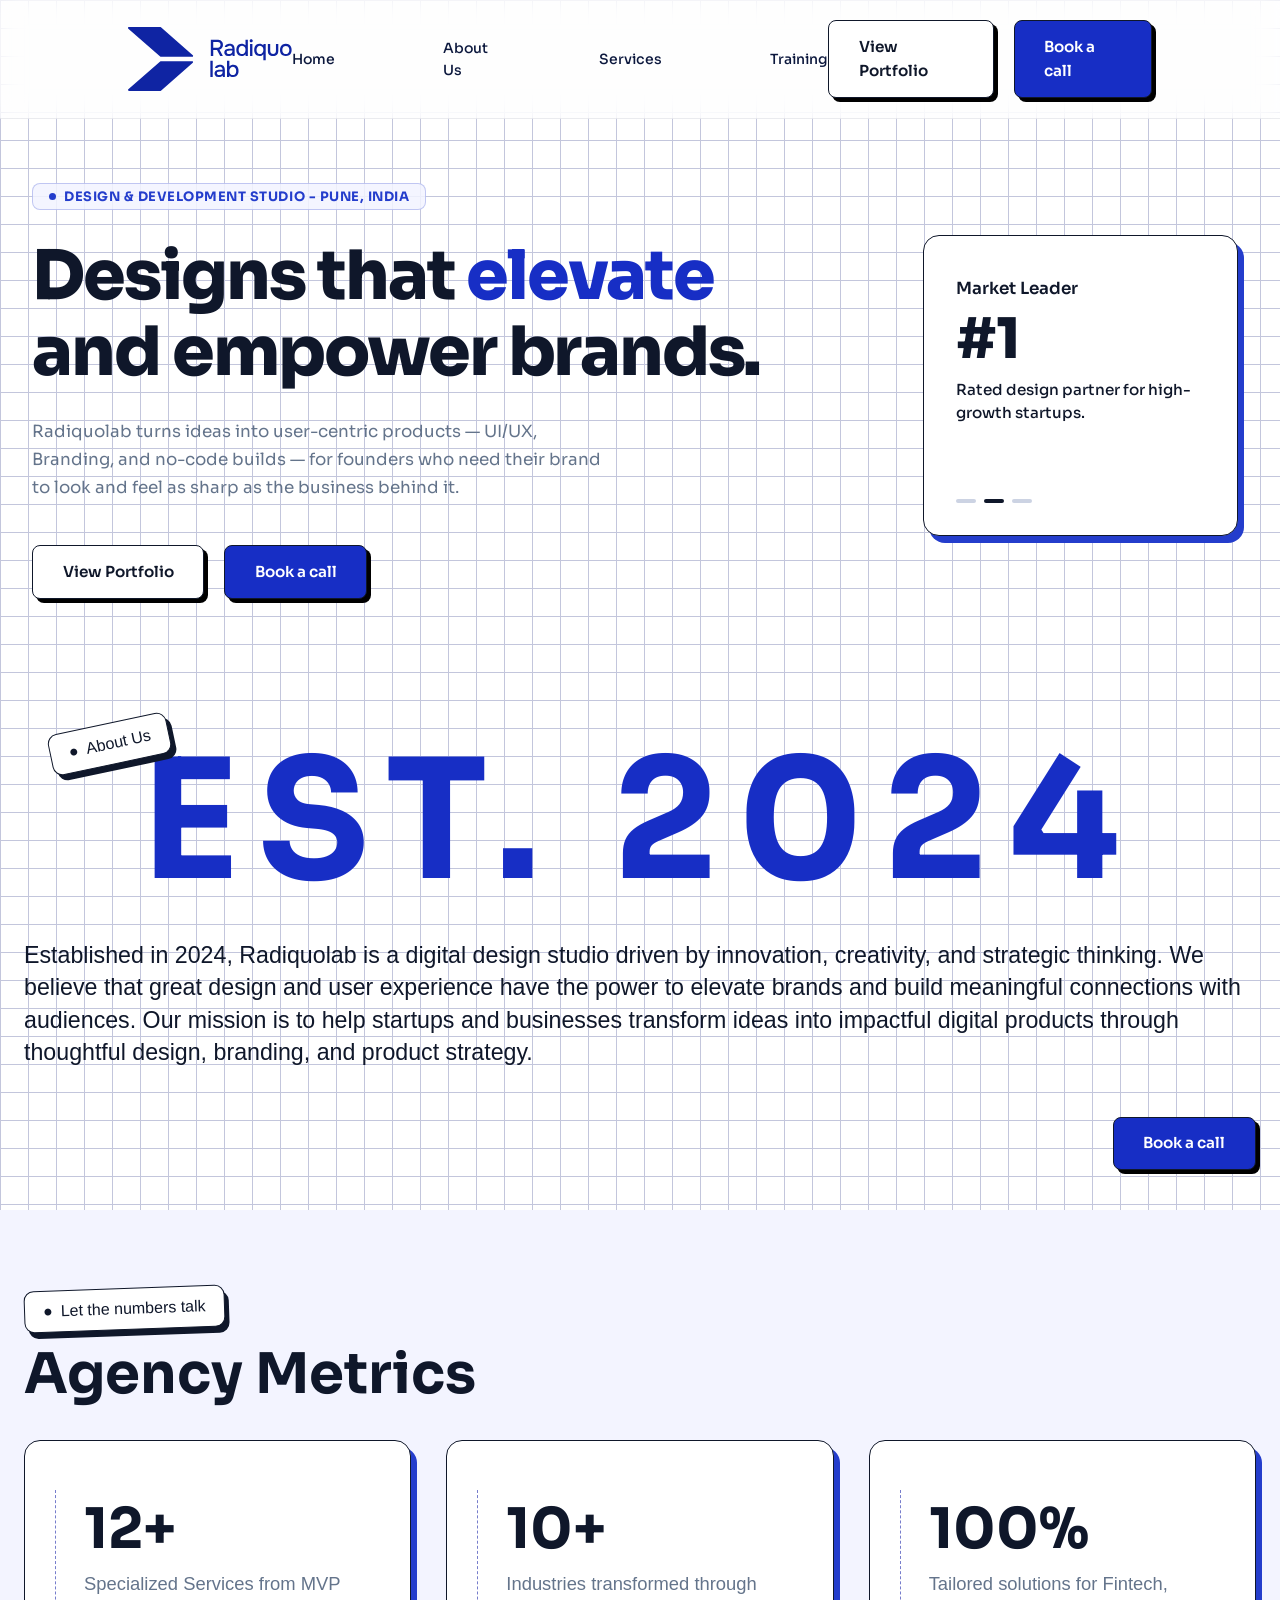
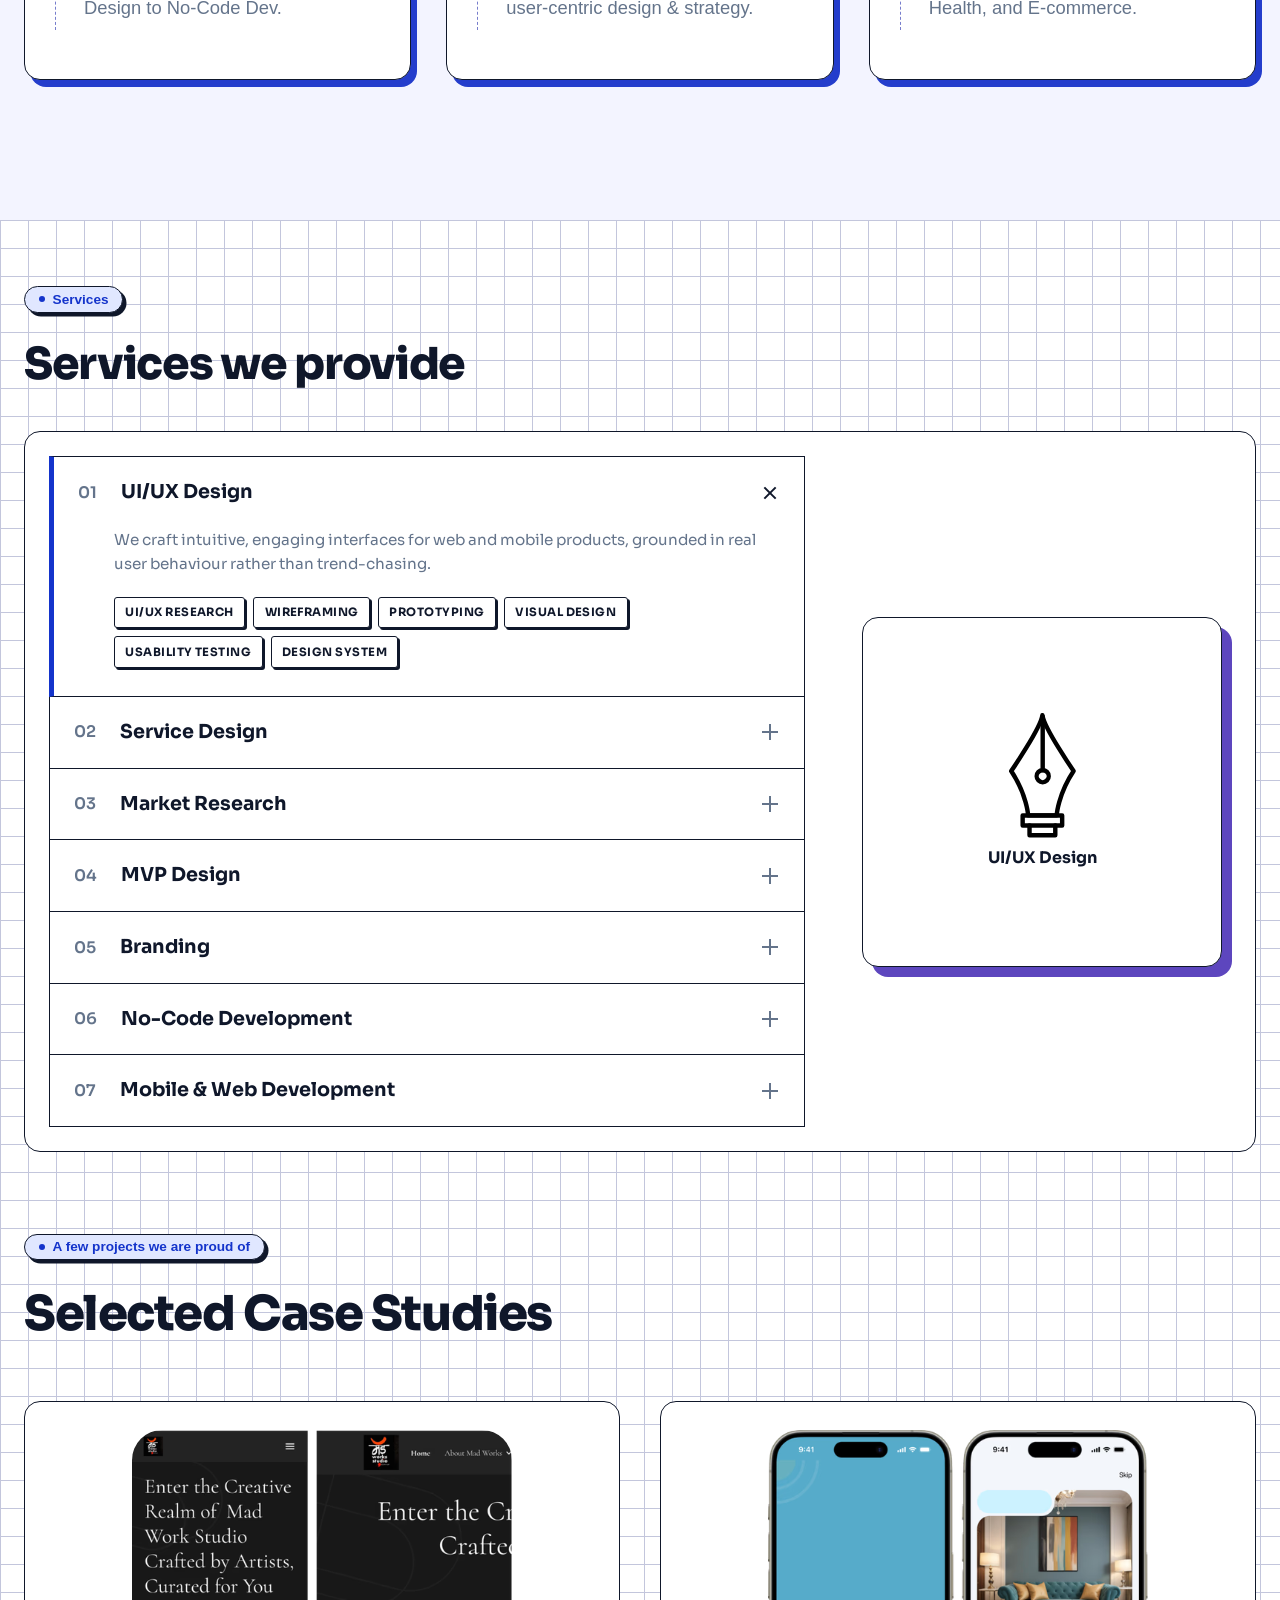
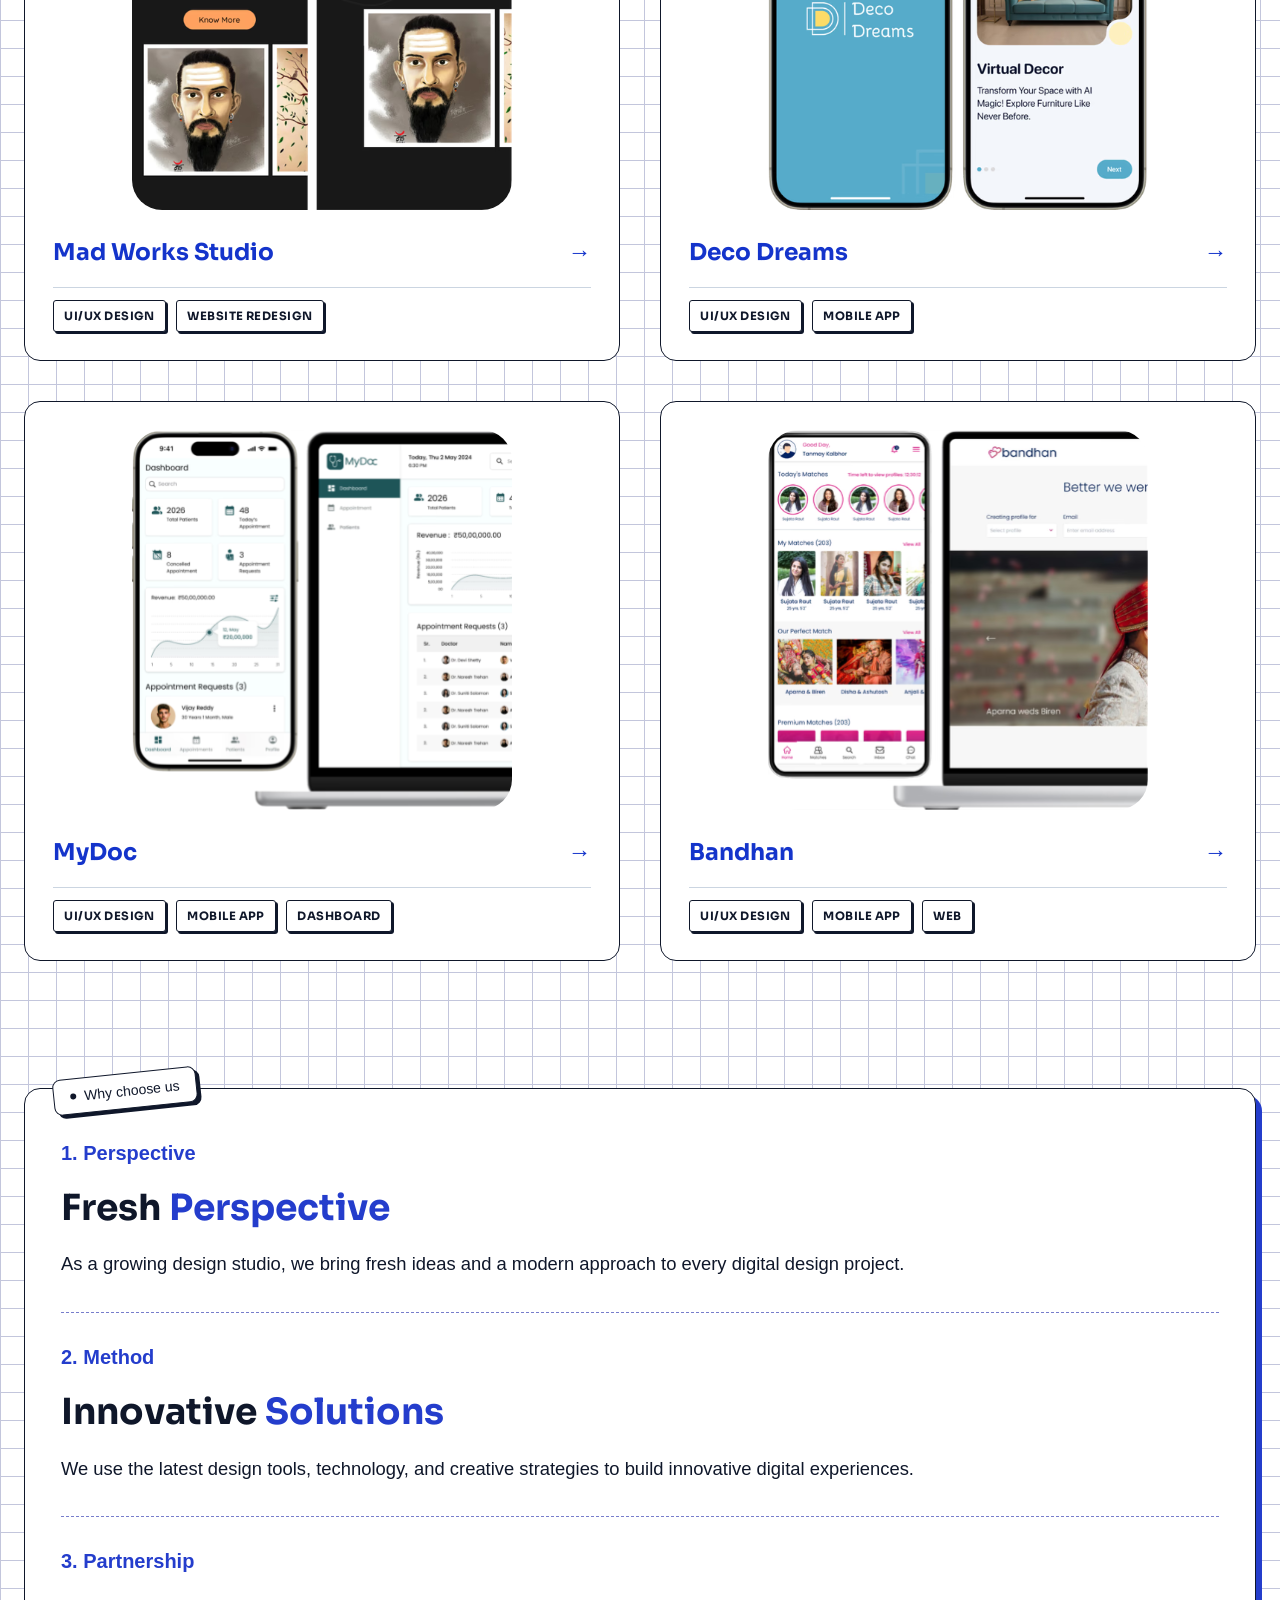
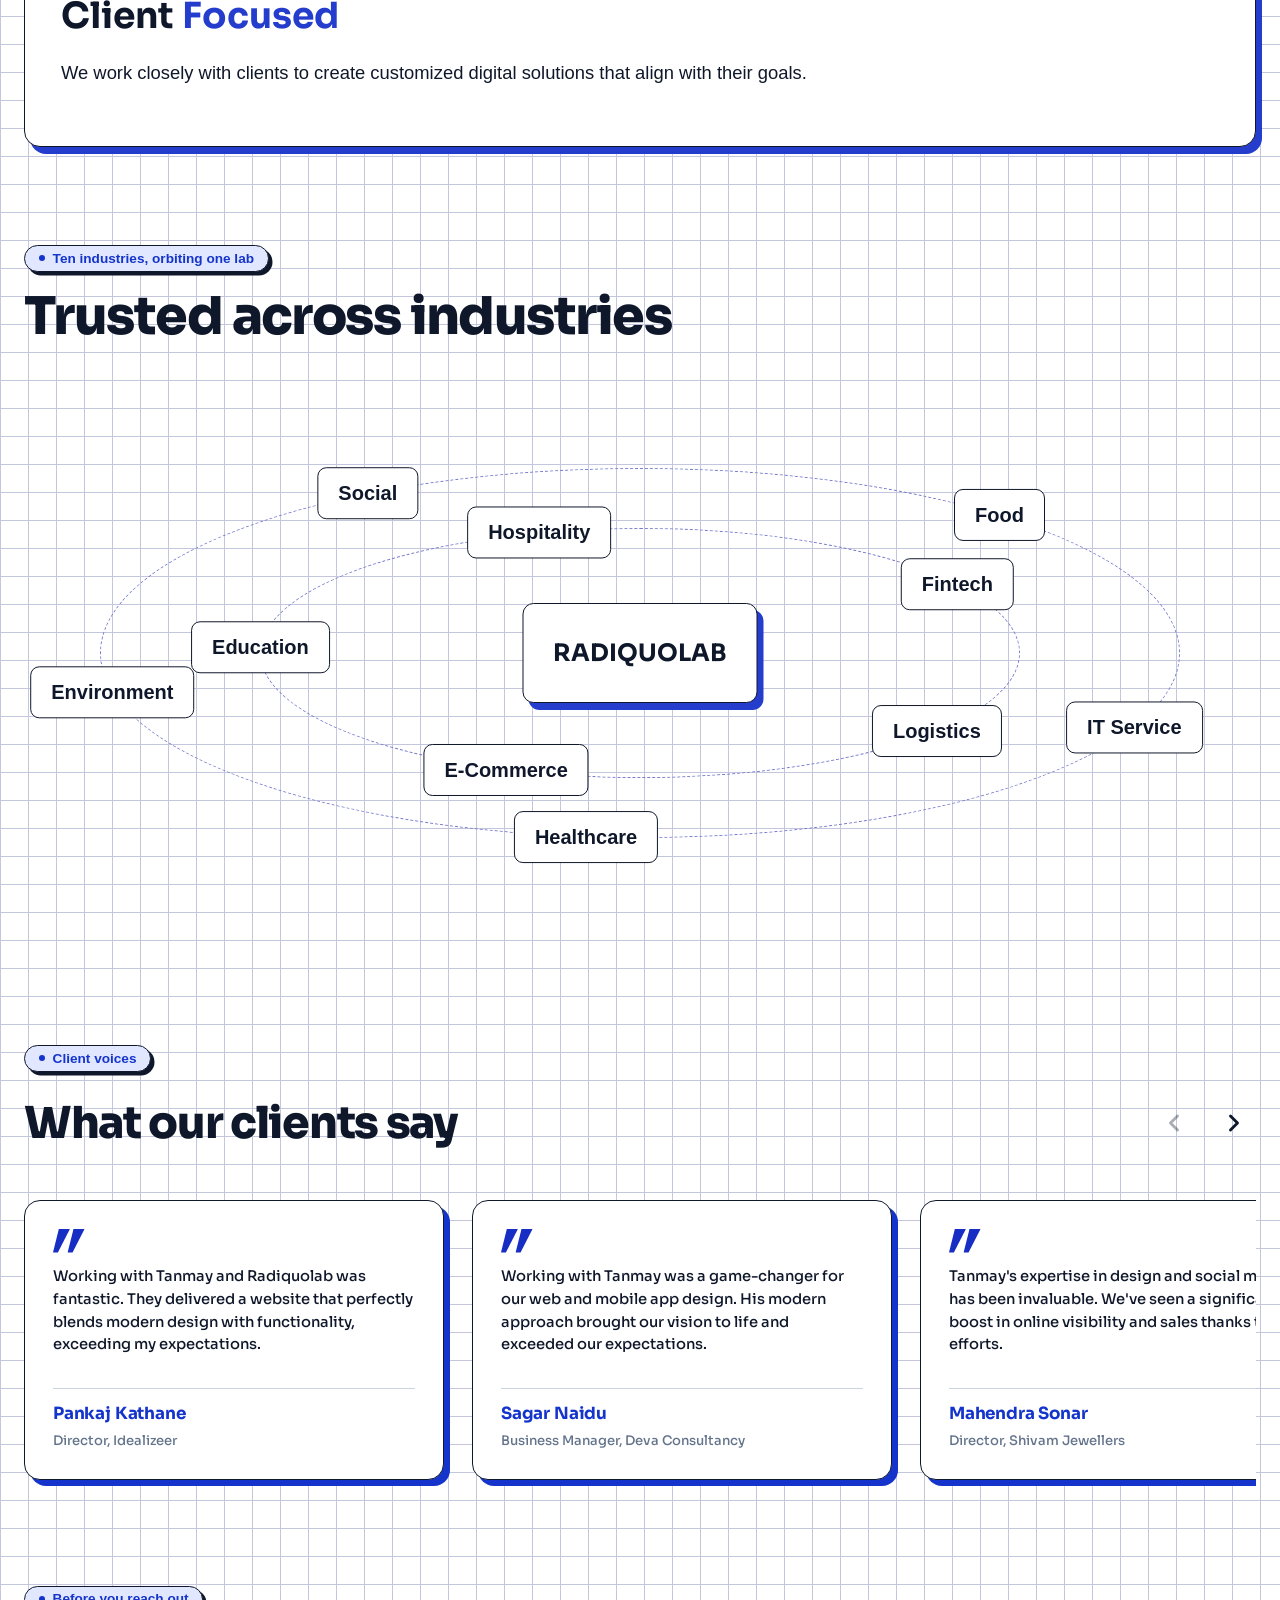
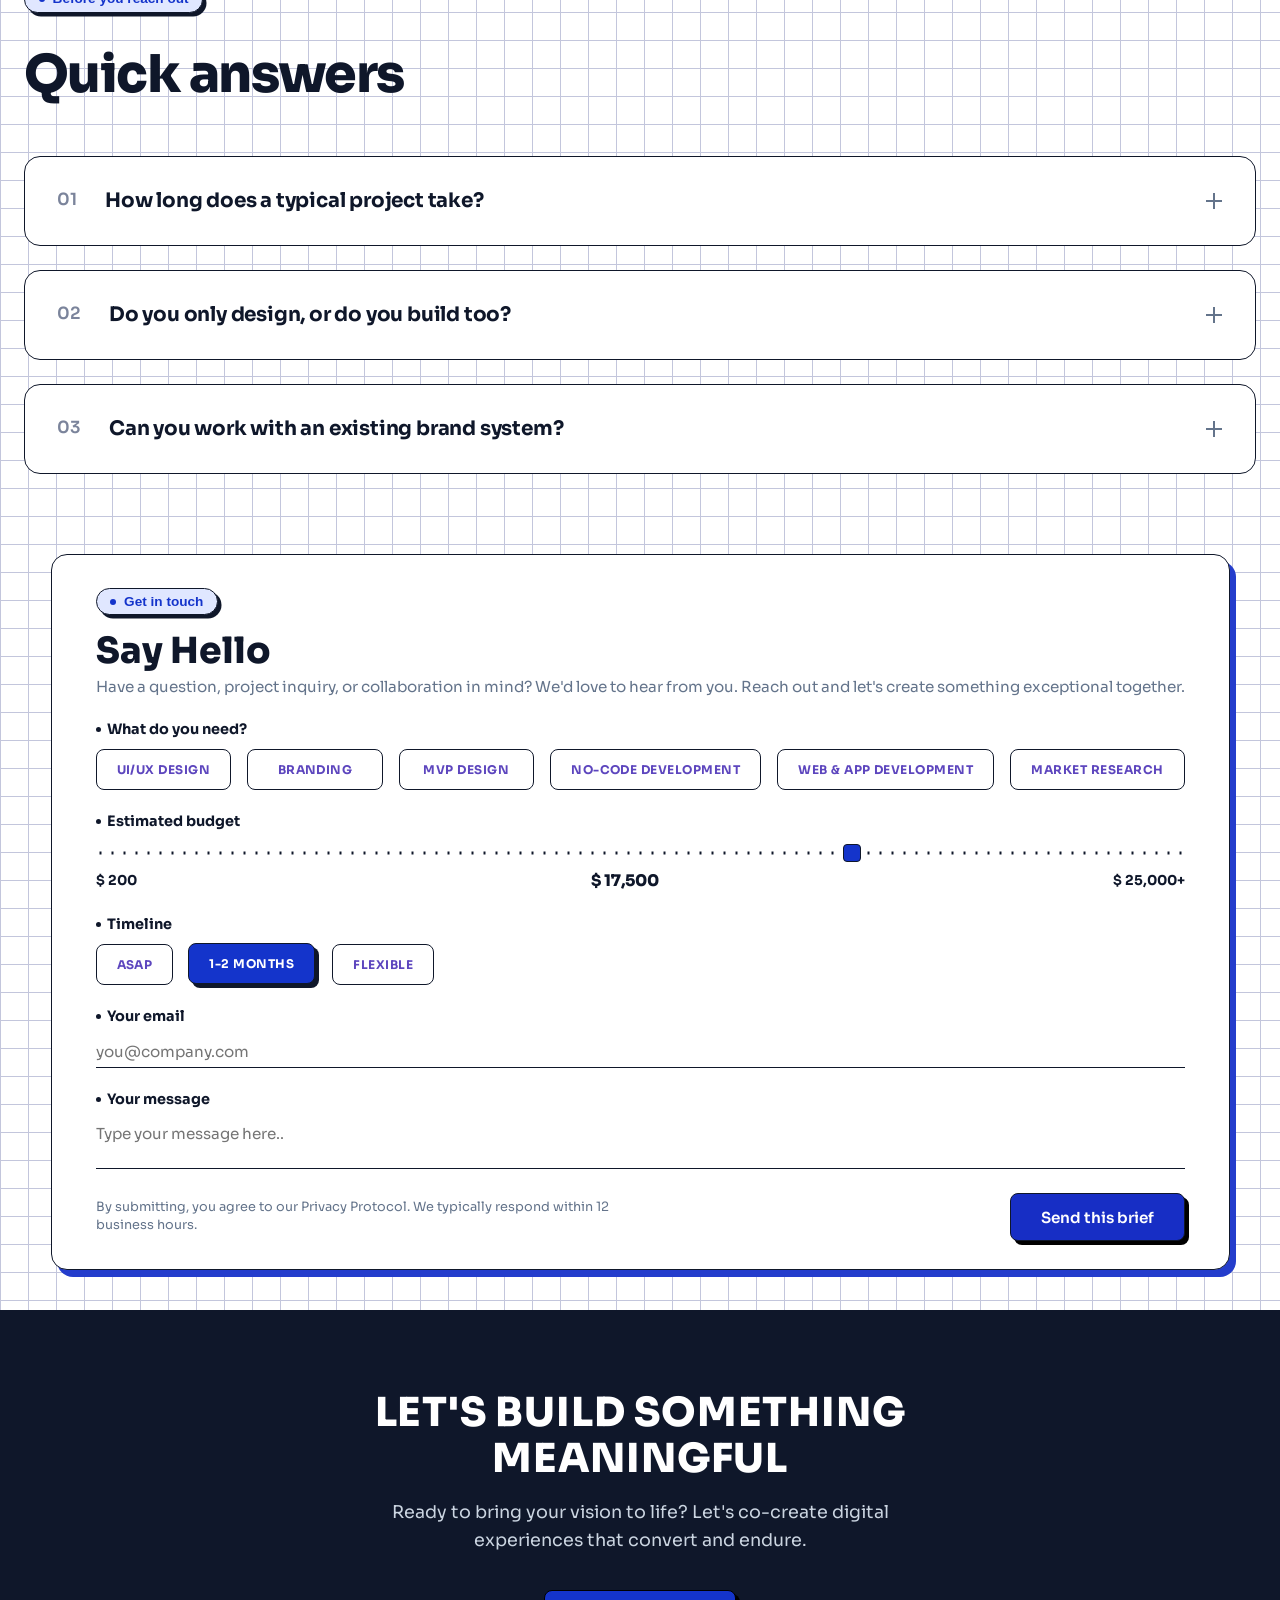
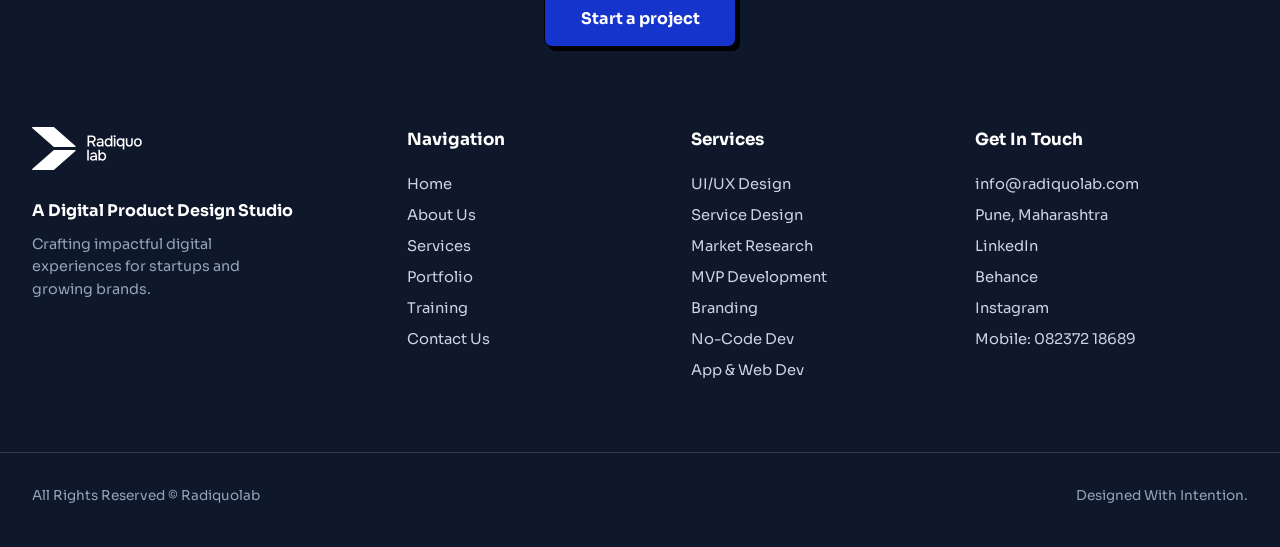
<file: templates/index.html>
<!doctype html>
<html lang="en">
  <head>
    <meta charset="UTF-8" />
    <meta name="viewport" content="width=device-width, initial-scale=1.0" />
    <title>Radiquolab</title>

    
    <link rel="stylesheet" href="/css/pages/landing.css" />
  
    <link rel="icon" type="image/x-icon" href="/assets/icons/logo.svg" />

    <!-- Deferred Scripts -->
    <script src="/js/global/hero.js" defer></script>
    <script src="/js/global/services.js" defer></script>
    <script src="/js/global/testimonial.js" defer></script>
    <script src="/js/global/faq.js" defer></script>
    <script src="/js/global/form.js" defer></script>
    <script src="/js/global/industries.js" defer></script>

    <script src="/js/global/include.js" defer></script>
  </head>
  <body>
    <!-- Navigation Header -->
    <div data-include="/templates/components/navbar.html"></div>

    <!-- Hero Section -->
   <section class="hero" id="home">
  <div class="hero-container">
    <div class="hero-left">
      <div class="location-badge">
        <span class="dot"></span>
        <span>DESIGN &amp; DEVELOPMENT STUDIO - PUNE, INDIA</span>
      </div>

          <h1 class="hero-title">
            Designs that <span class="highlight-blue">elevate</span><br />
            and empower brands.
          </h1>

          <p class="hero-description">
            Radiquolab turns ideas into user-centric products — UI/UX, Branding,
            and no-code builds — for founders who need their brand to look and
            feel as sharp as the business behind it.
          </p>

          <div class="hero-cta-group">
            <a href="/templates/portfolio-page.html" class="btn btn-outline">View Portfolio</a>
            <a href="/templates/contact-us-page.html" class="btn btn-solid">Book a call</a>
          </div>
        </div>

        <div class="hero-right">
          <div class="stat-slider-wrapper">
            <div class="stat-slider-track">
              <div class="stat-card">
                <div class="stat-content" id="statContent">
                  <p class="stat-category" id="statCategory">Growth-driven UX</p>
                  <div class="stat-metric" id="statMetric">2.5X</div>
                  <p class="stat-text" id="statText">
                    Average increase in user engagement for our B2B clients.
                  </p>
                </div>

                <div class="slider-indicators">
                  <span class="indicator active"></span>
                  <span class="indicator"></span>
                  <span class="indicator"></span>
                </div>
              </div>
            </div>
          </div>
        </div>
      </div>
    </section>

    <!-- About Section -->
    <div data-include="/templates/components/about-us.html"></div>

    <!-- Metrics Section -->
    <div data-include="/templates/components/metrics.html"></div>

    <!-- Services Section -->
    <div data-include="/templates/components/services.html"></div>

    <!-- Case Studies -->
    <div data-include="/templates/components/case-studies.html"></div>

    <!-- Why Us Section -->
    <div data-include="/templates/components/why-us.html"></div>

    <!-- Industries Orbit Section -->
    <div data-include="/templates/components/industries.html"></div>

    <!-- Testimonials Section -->
    <div data-include="/templates/components/testimonial.html"></div>

    <!-- FAQ Section -->
    <div data-include="/templates/components/faq.html"></div>

    <!-- Contact Form Section -->
    <div data-include="/templates/components/contact-form.html"></div>

    <!-- Footer -->
    <div data-include="/templates/components/footer.html"></div>
  </body>
</html>
</file>
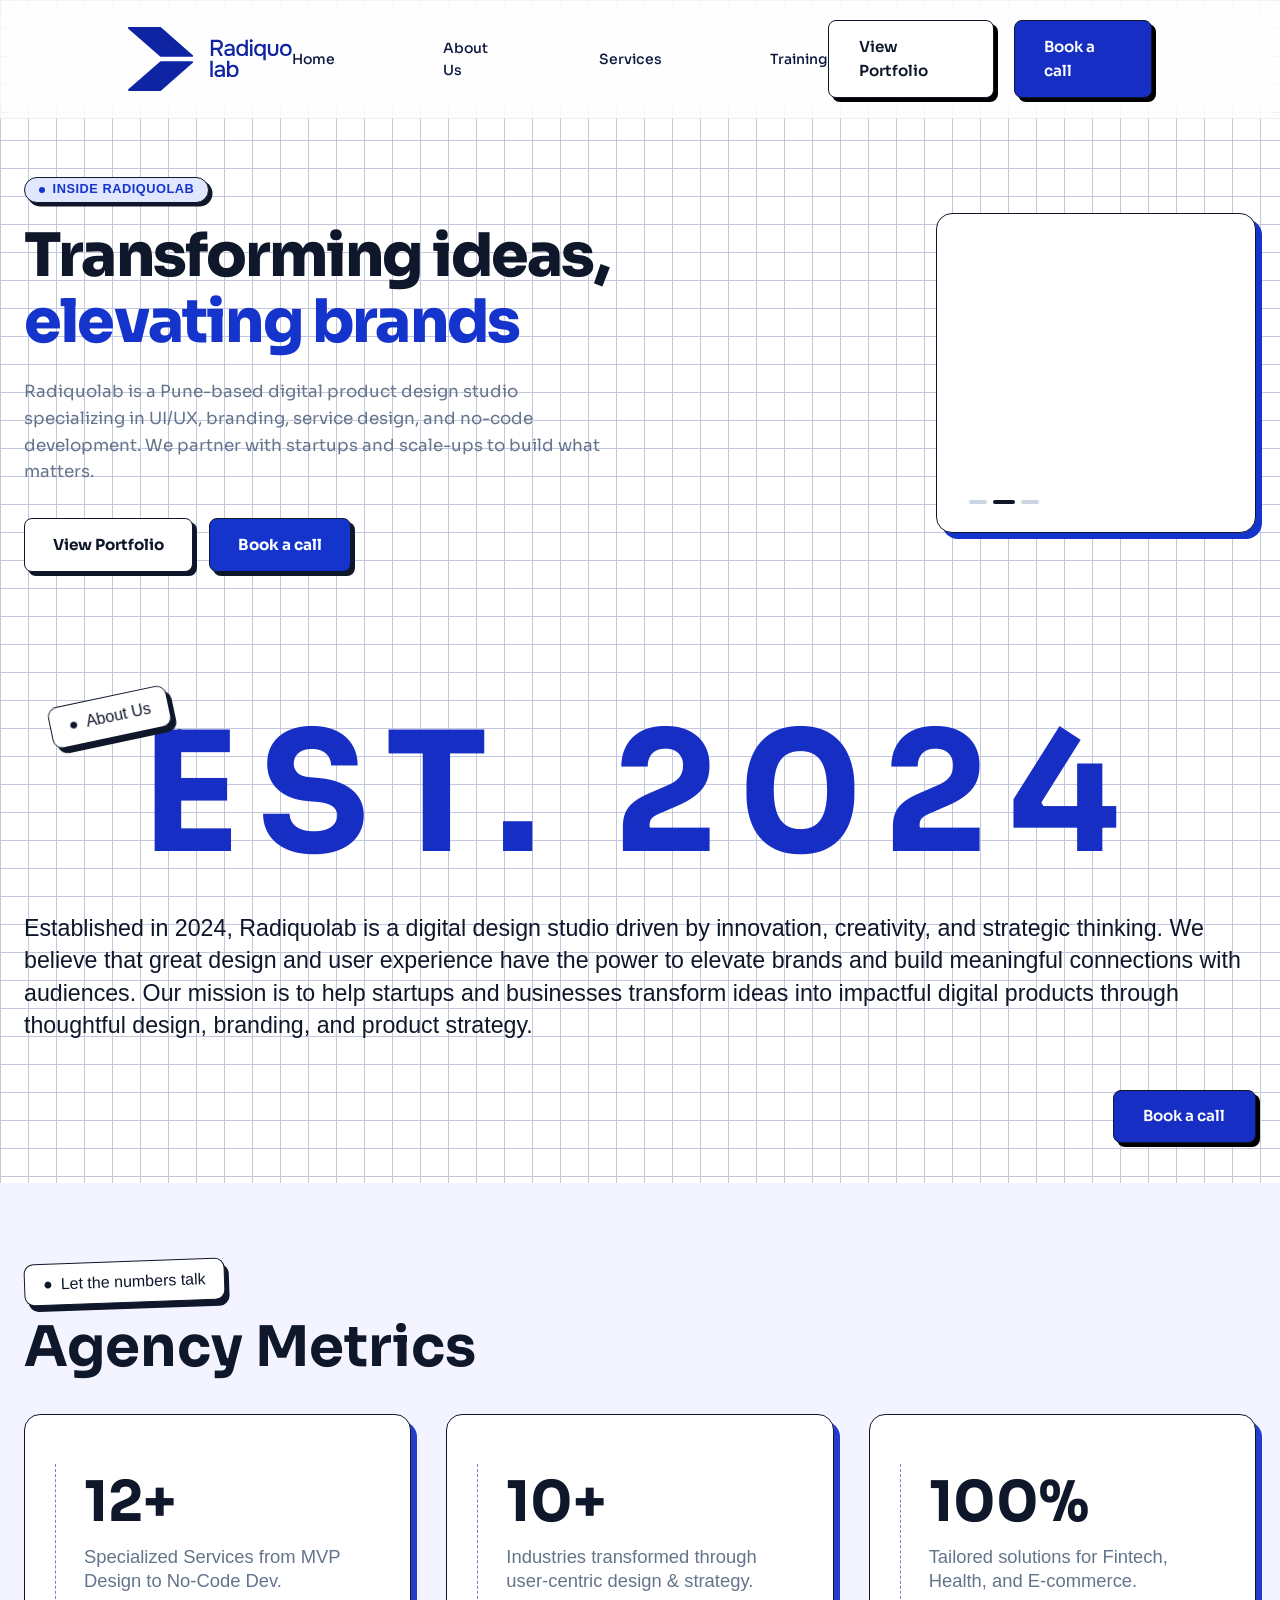
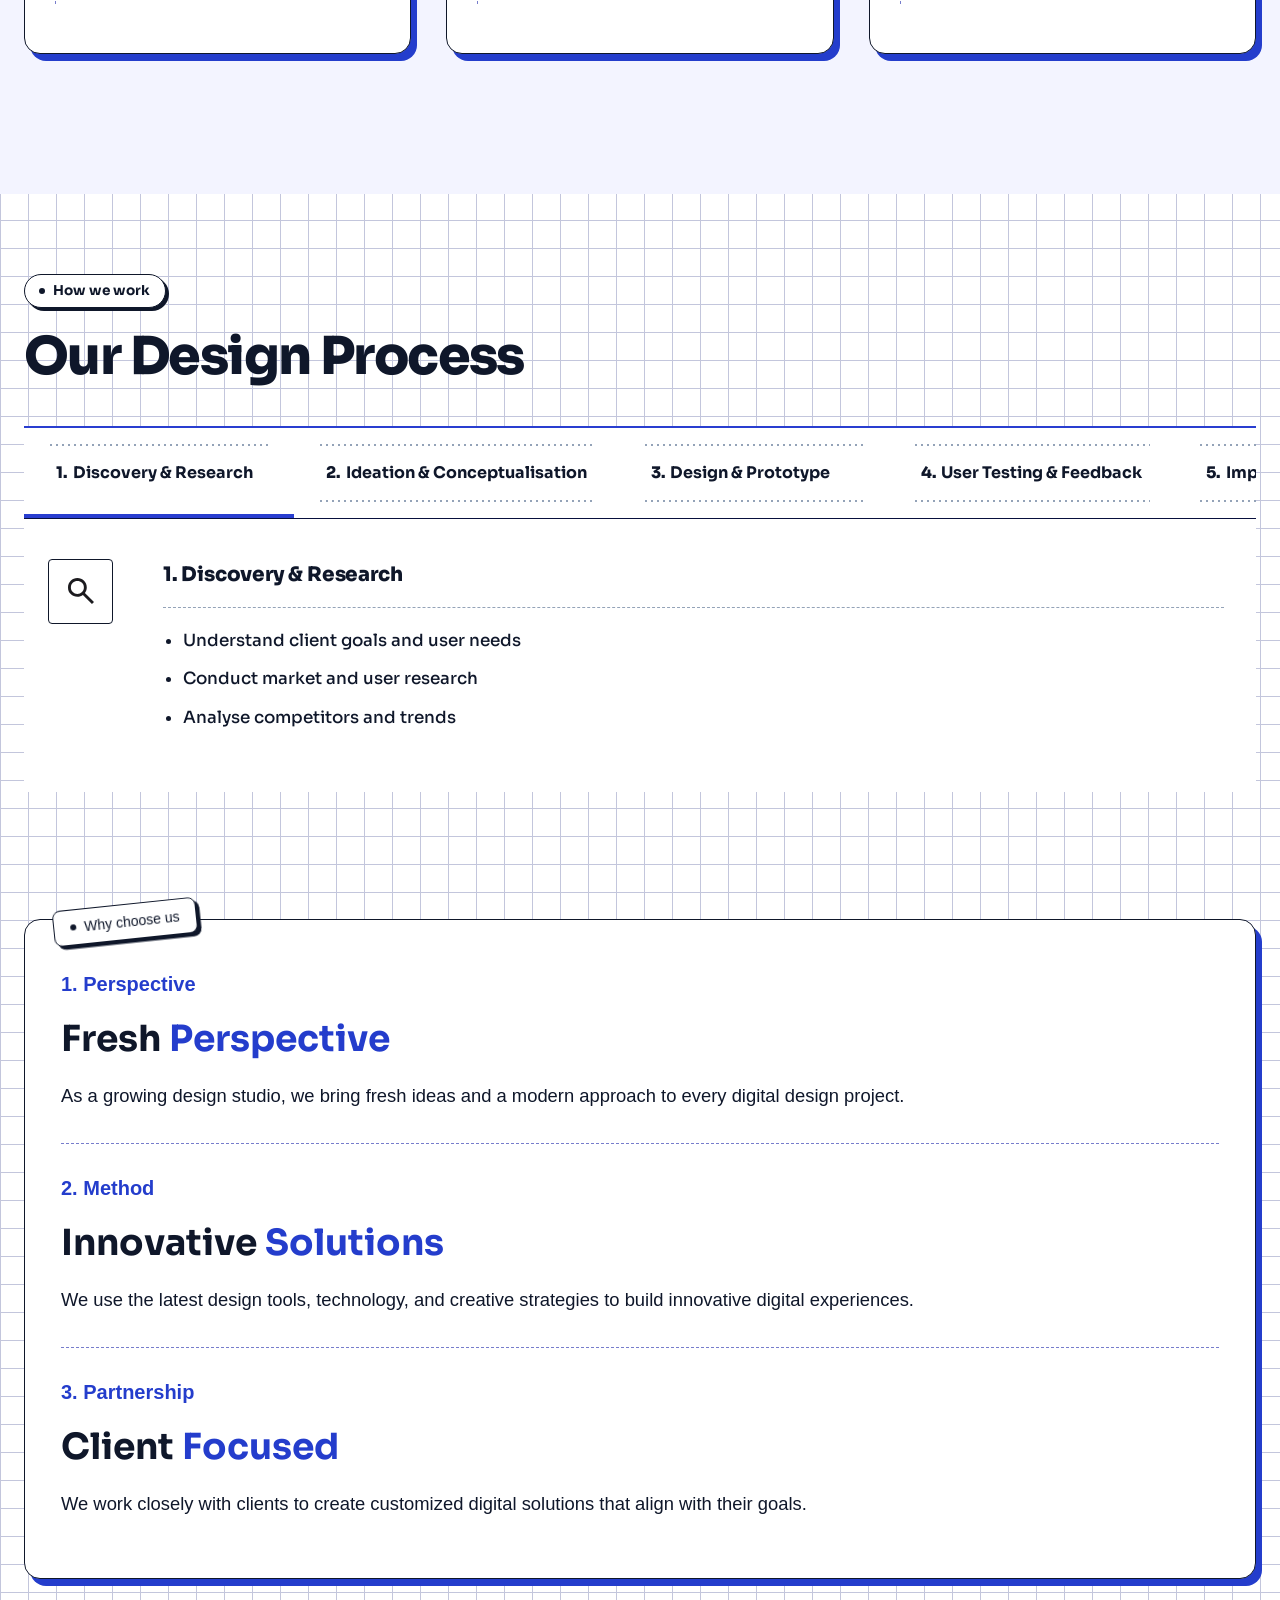
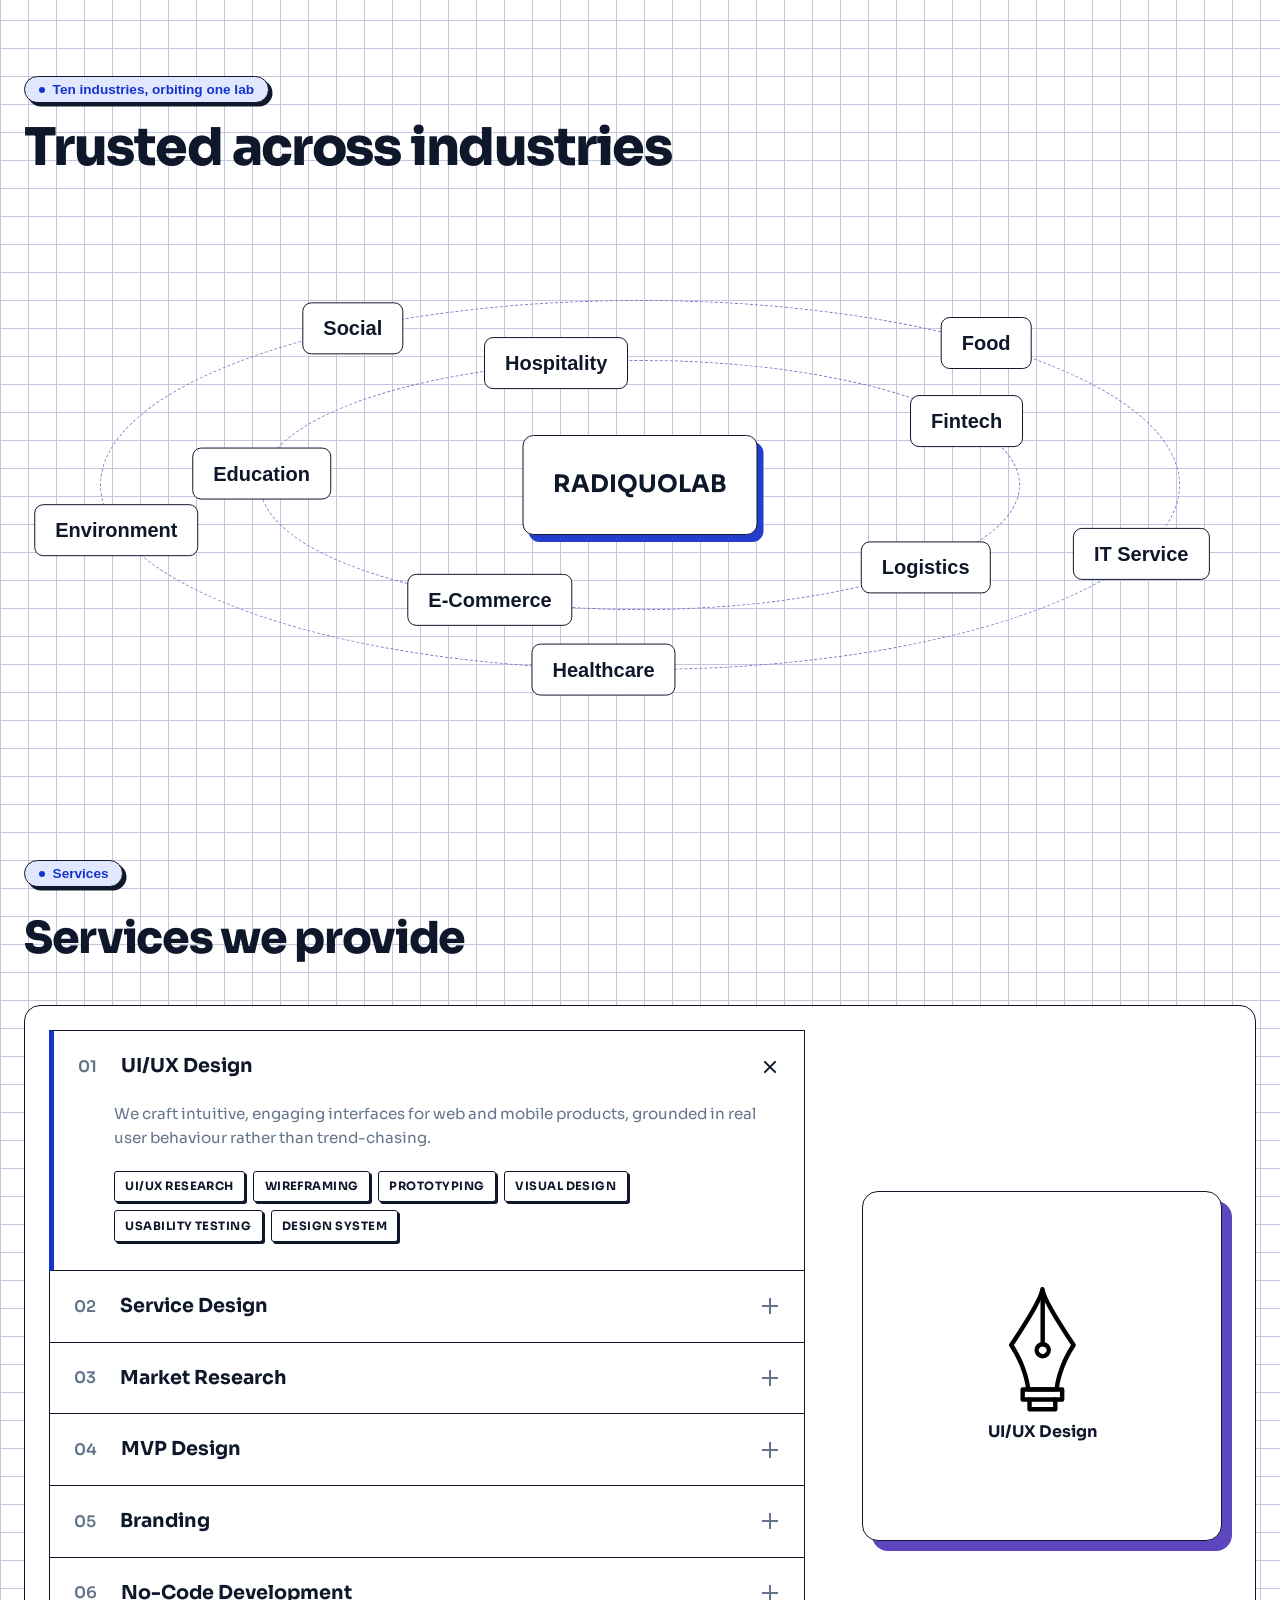
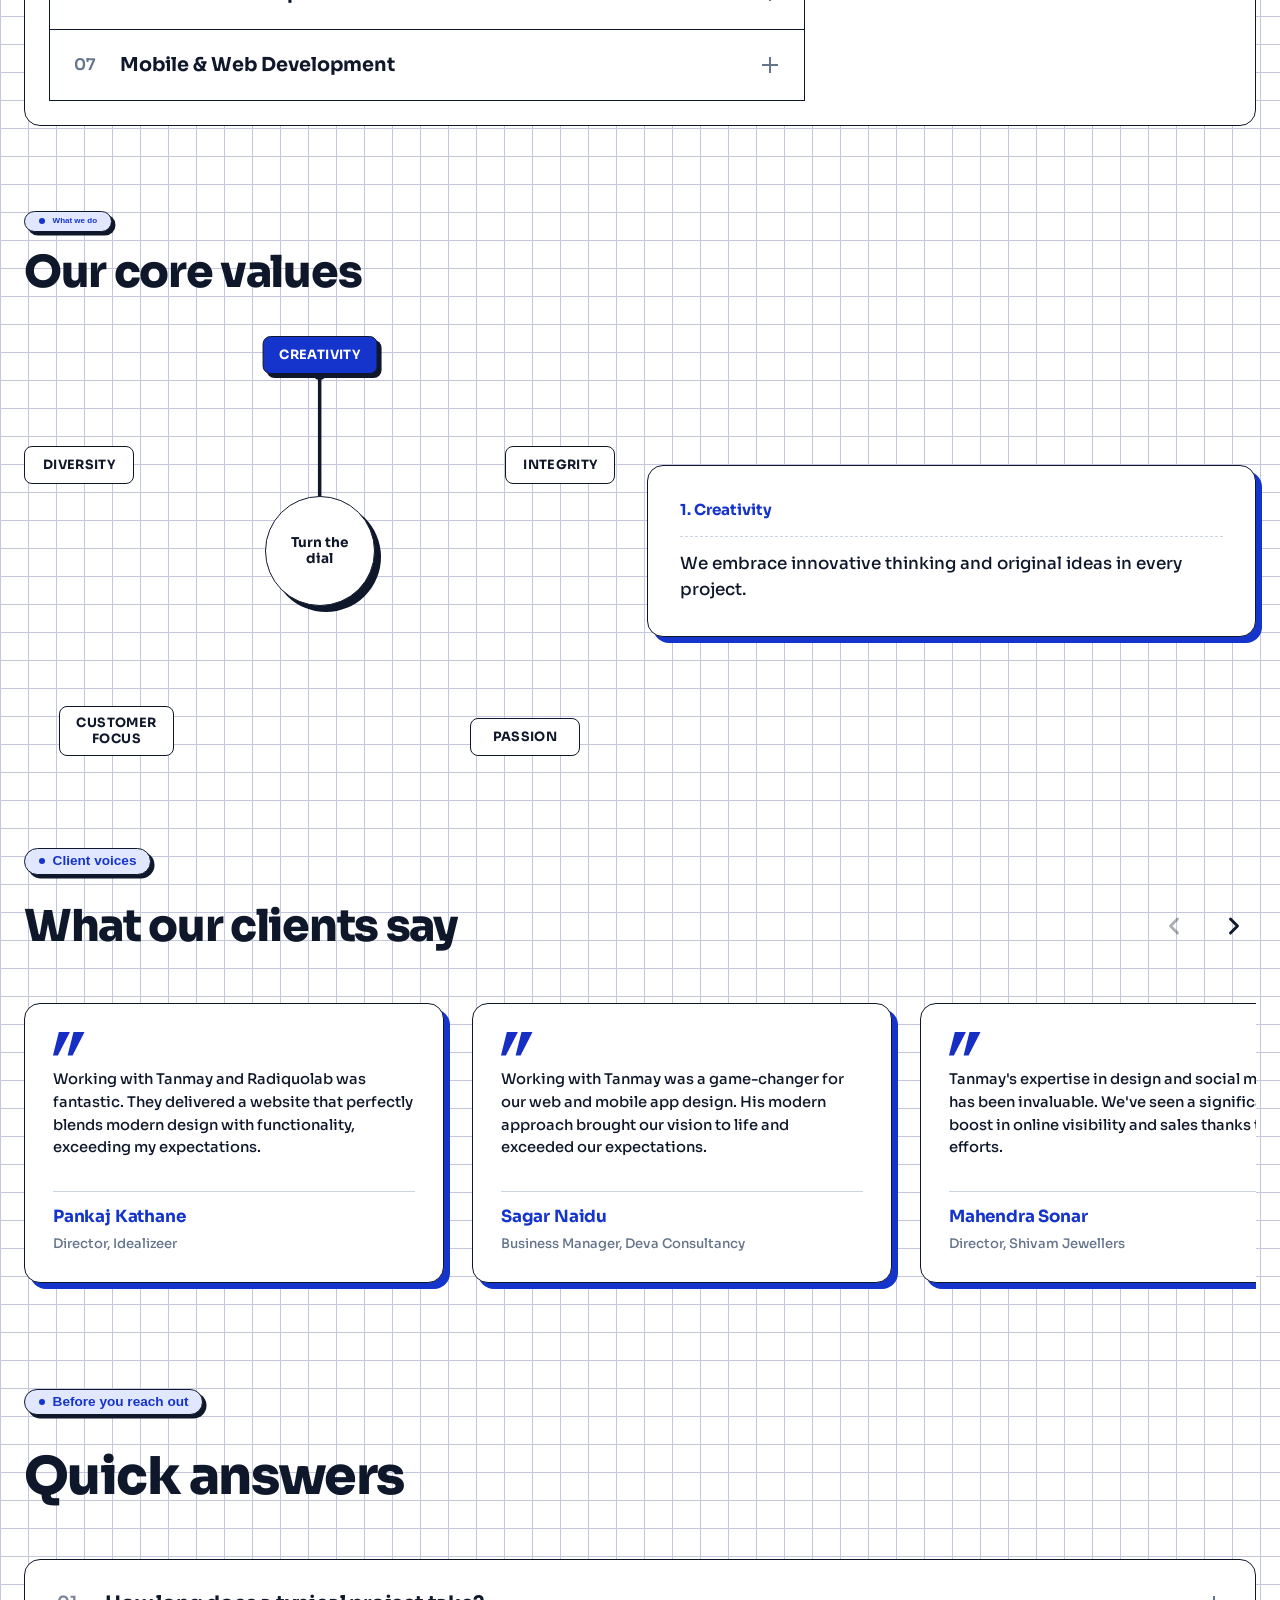
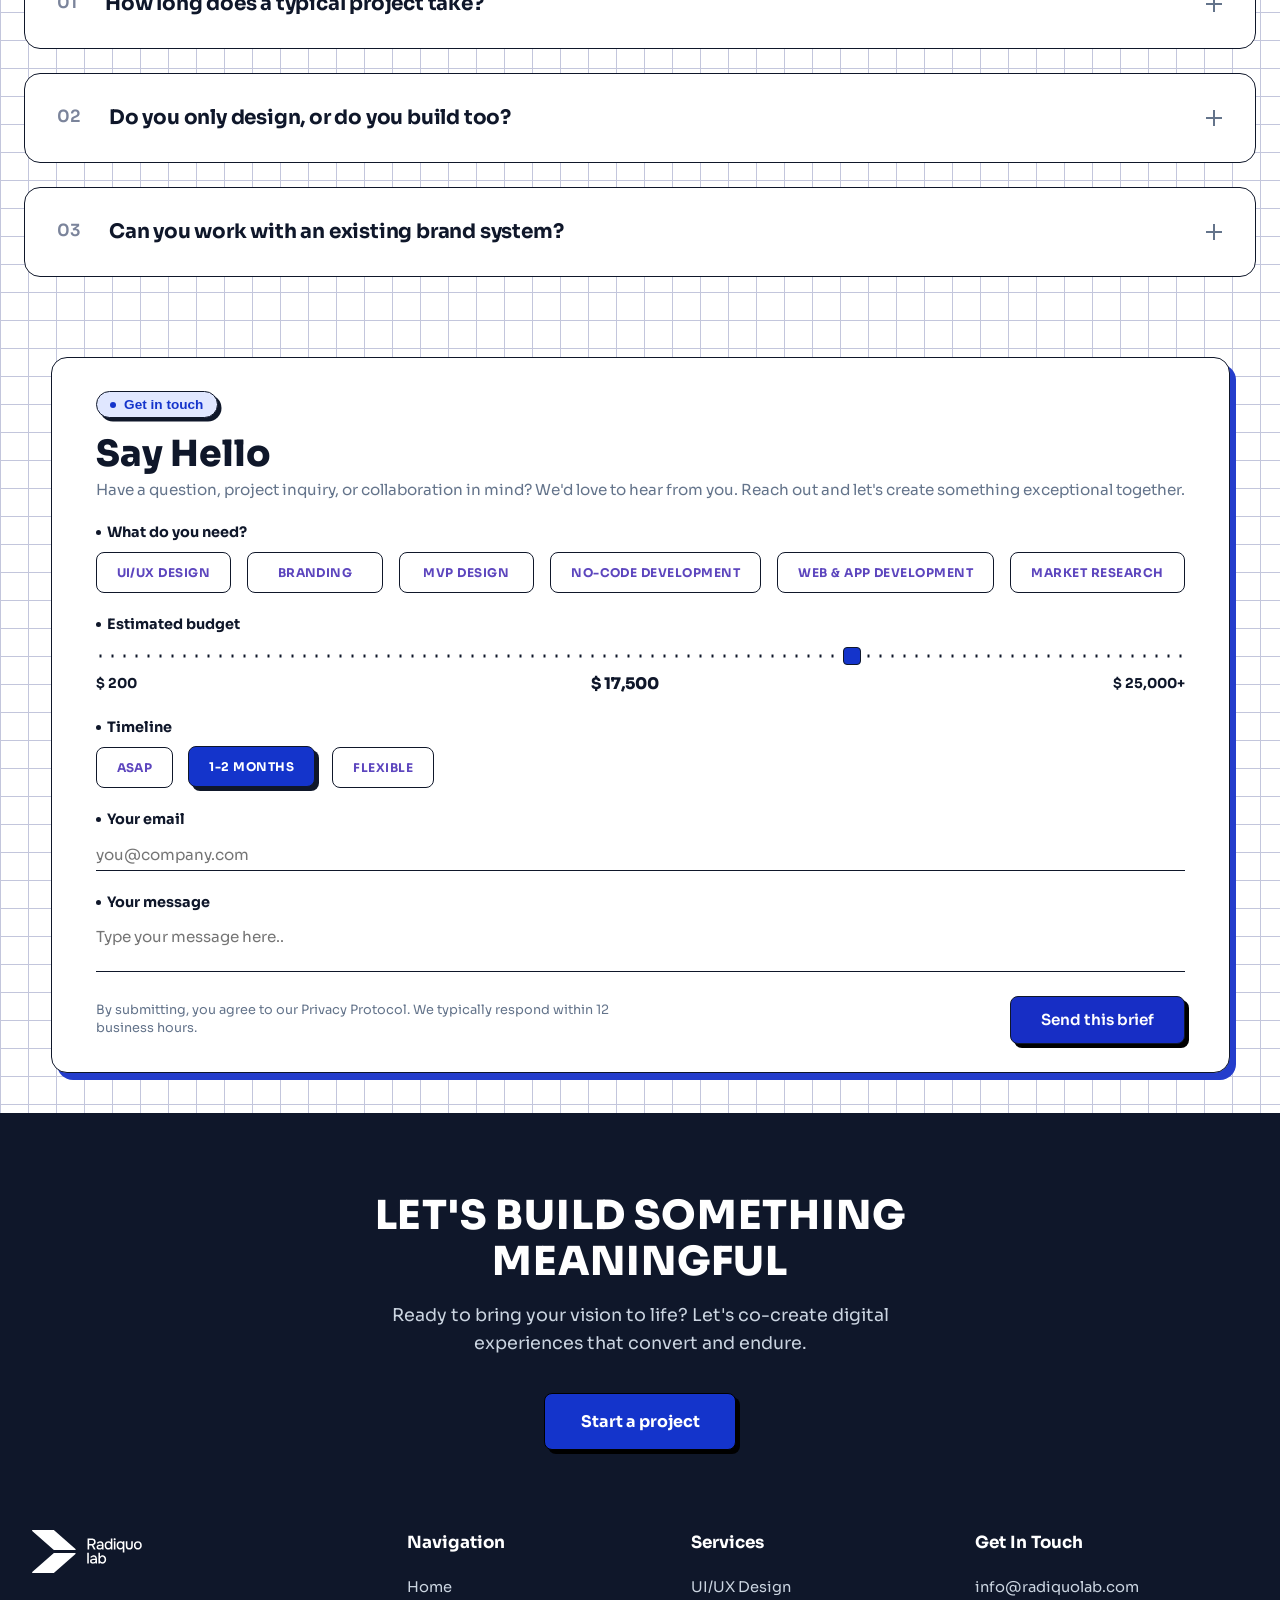
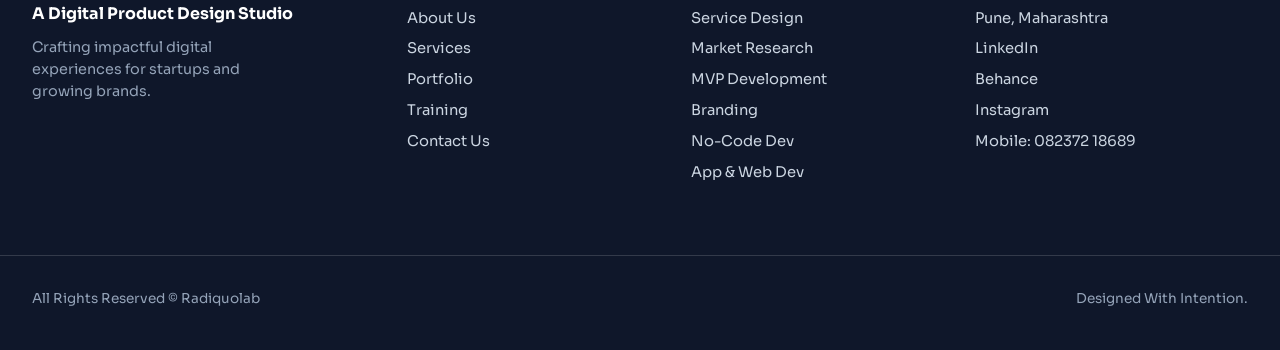
<file: templates/about-page.html>
<!DOCTYPE html>
<html lang="en">
<head>
  <meta charset="UTF-8">
  <meta name="viewport" content="width=device-width, initial-scale=1.0">
  <title>About Us</title>

  <link rel="stylesheet" href="/css/pages/about-page.css" />

   <link rel="icon" type="image/x-icon" href="/assets/icons/logo.svg" />

    <!-- Deferred Scripts -->
    <script src="/js/pages/about-page.js" defer></script>
    <script src="/js/global/services.js" defer></script>
    <script src="/js/global/design-process.js" defer></script>
    <script src="/js/global/testimonial.js" defer></script>
    <script src="/js/global/faq.js" defer></script>
    <script src="/js/global/form.js" defer></script>
    <script src="/js/global/industries.js" defer></script>
    <script src="/js/global/core-value.js" defer></script>
    <script src="/js/global/include.js" defer></script>
  


</head>
<body>
    <!-- Navigation Header -->
    <div data-include="/templates/components/navbar.html"></div>

   <!-- ================= ABOUT US HERO SECTION ================= -->
<section class="about-hero-section" id="aboutHero">
  <div class="about-hero-container">
    
    <!-- Left Column: Intro & Actions -->
    <div class="about-hero-left">
      <div class="hero-pill-badge pill-badge">
        <span class="dot"></span>
        <span>INSIDE RADIQUOLAB</span>
      </div>

      <h1 class="about-hero-title">
        Transforming ideas,<br>
        <span class="text-blue">elevating brands</span>
      </h1>

      <p class="about-hero-description">
        Radiquolab is a Pune-based digital product design studio specializing in UI/UX, branding,
        service design, and no-code development. We partner with startups and scale-ups to build what matters.
      </p>

      <div class="about-hero-actions">
        <a href="#case-studies" class="btn btn-outline">View Portfolio</a>
        <a href="/templates/contact-us-page.html" class="btn btn-solid">Book a call</a>
      </div>
    </div>

    <!-- Right Column: Interactive Rotating Feature Card -->
    <div class="about-hero-right">
      <div class="about-feature-card" id="aboutFeatureCard">
        <div class="card-content-area" id="aboutFeatureContent">
          <h3 class="feature-card-title">Strategy-First</h3>
          <p class="feature-card-text">
            Design for outcomes, not aesthetics. Every decision backed by data.
          </p>
        </div>

        <!-- Dash Progress Indicators -->
        <div class="feature-dash-indicators" id="featureDashes">
          <span class="dash-bar active" data-index="0"></span>
          <span class="dash-bar" data-index="1"></span>
          <span class="dash-bar" data-index="2"></span>
        </div>
      </div>
    </div>

  </div>
</section>

    <!-- About Section -->
    <div data-include="/templates/components/about-us.html"></div>

    <!-- Metrics Section -->
    <div data-include="/templates/components/metrics.html"></div>


    <!-- ================= DESIGN PROCESS SECTION ================= -->
    <div data-include="/templates/components/design-process.html"></div>

    <!-- Why Us Section -->
    <div data-include="/templates/components/why-us.html"></div>

    <!-- Industries Orbit Section -->
    <div data-include="/templates/components/industries.html"></div>

    <!-- Services Section -->
    <div data-include="/templates/components/services.html"></div>

  <!-- ================= CORE VALUES SECTION ================= -->
  <div data-include="/templates/components/core-value.html"></div>

    <!-- Testimonials Section -->
    <div data-include="/templates/components/testimonial.html"></div>

    <!-- FAQ Section -->
    <div data-include="/templates/components/faq.html"></div>

    <!-- Contact Form Section -->
    <div data-include="/templates/components/contact-form.html"></div>

    <!-- Footer -->
    <div data-include="/templates/components/footer.html"></div>
  </body>
</html>
</file>
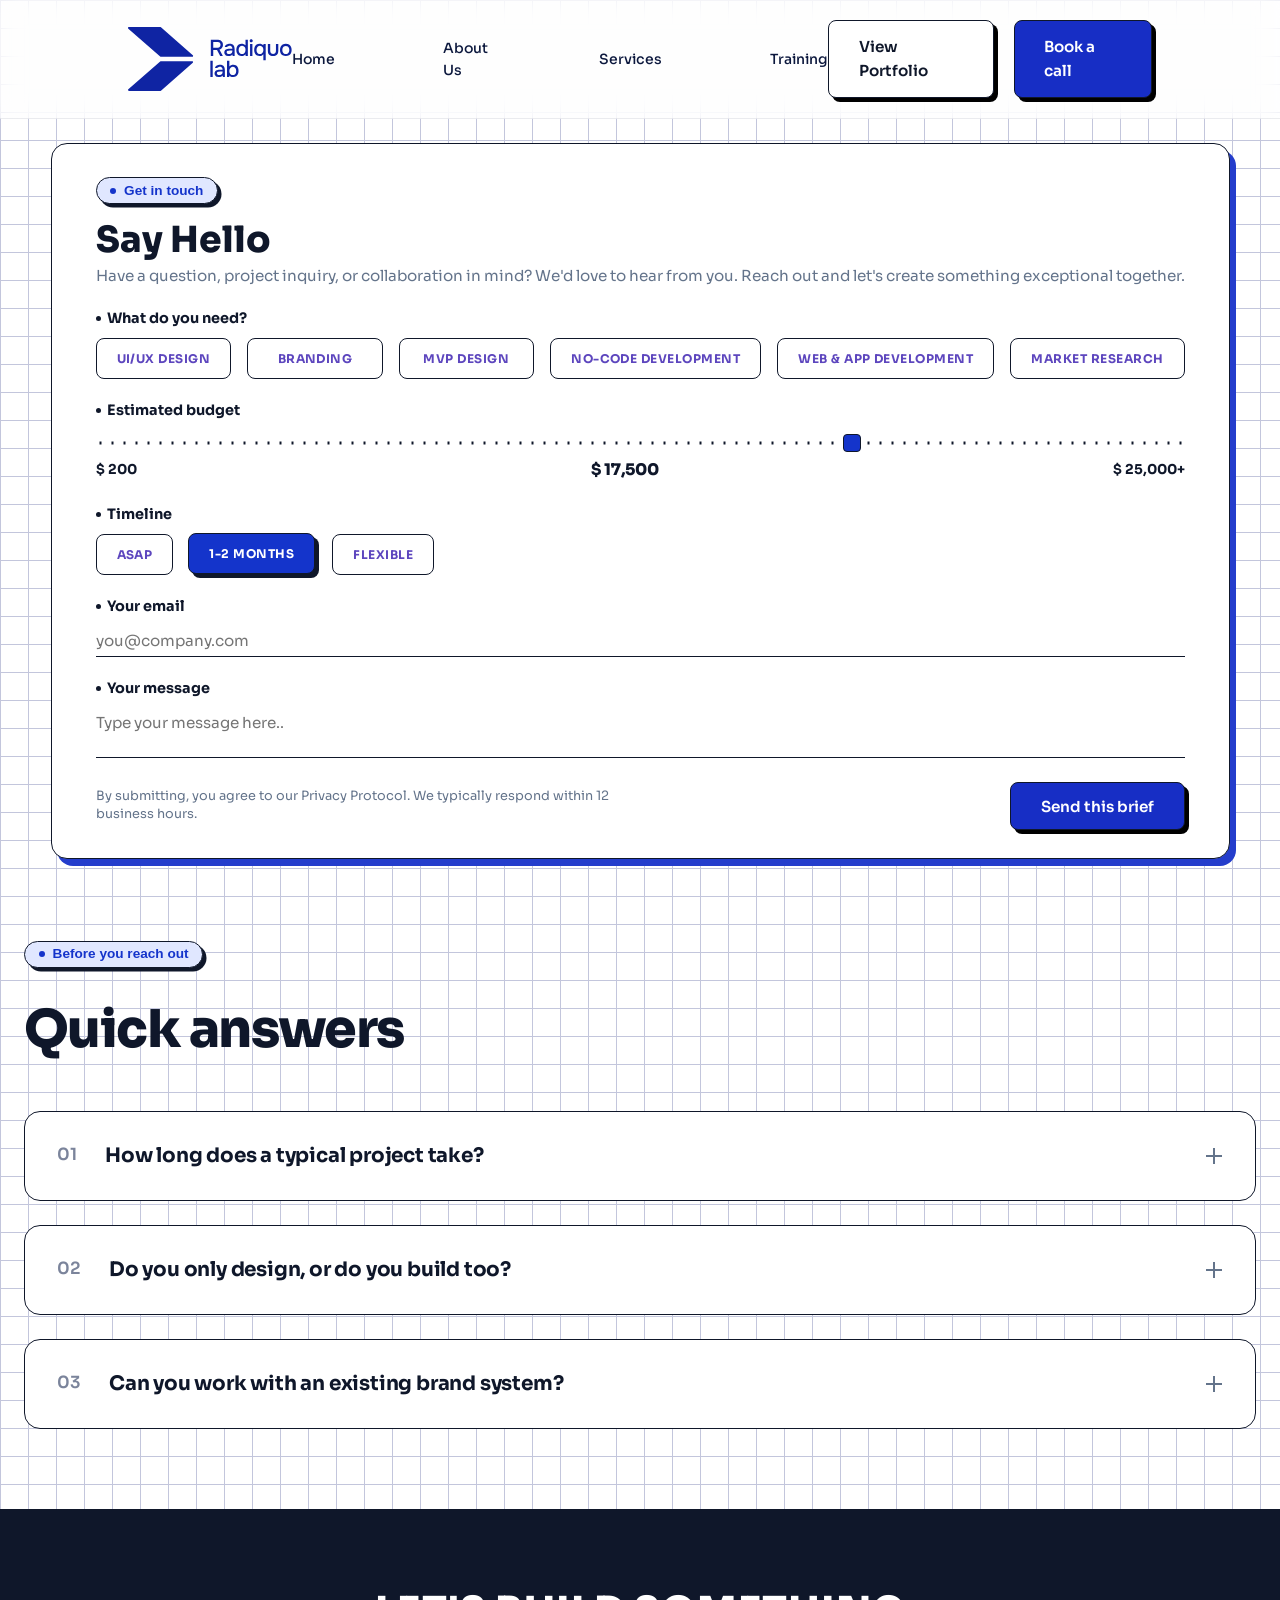
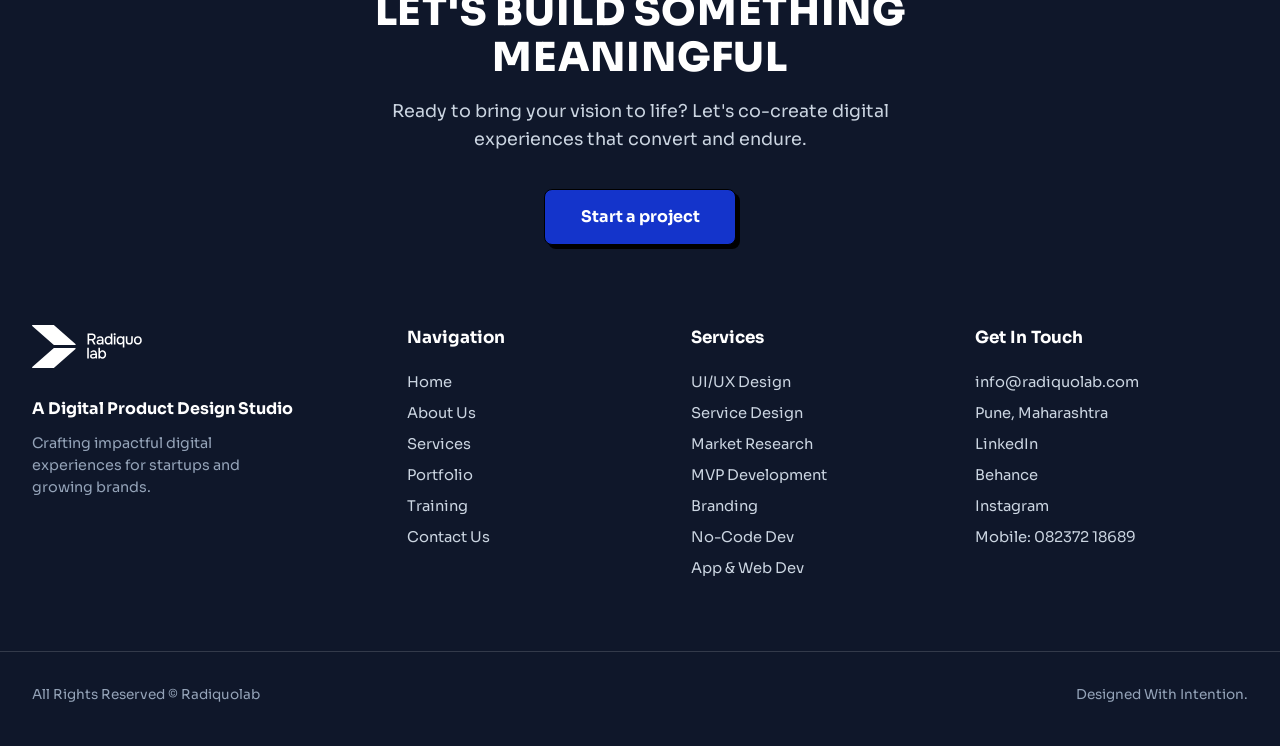
<file: templates/contact-us-page.html>
<!DOCTYPE html>
<html lang="en">
<head>
  <meta charset="UTF-8">
  <meta name="viewport" content="width=device-width, initial-scale=1.0">
  <title>Contact-us</title>
  <link rel="stylesheet" href="/css/pages/landing.css" />

   <link rel="icon" type="image/x-icon" href="/assets/icons/logo.svg" />

  
   
    <script src="/js/global/faq.js" defer></script>
    <script src="/js/global/form.js" defer></script>
    <script src="/js/global/include.js" defer></script>
</head>
<body>

    <!-- Navigation Header -->
    <div data-include="/templates/components/navbar.html"></div>

    <!-- Contact Form Section -->
    <div data-include="/templates/components/contact-form.html"></div>

    <div data-include="/templates/components/faq.html"></div>

    <!-- Footer Section -->
    <div data-include="/templates/components/footer.html"></div>
  
</body>
</html>
</file>
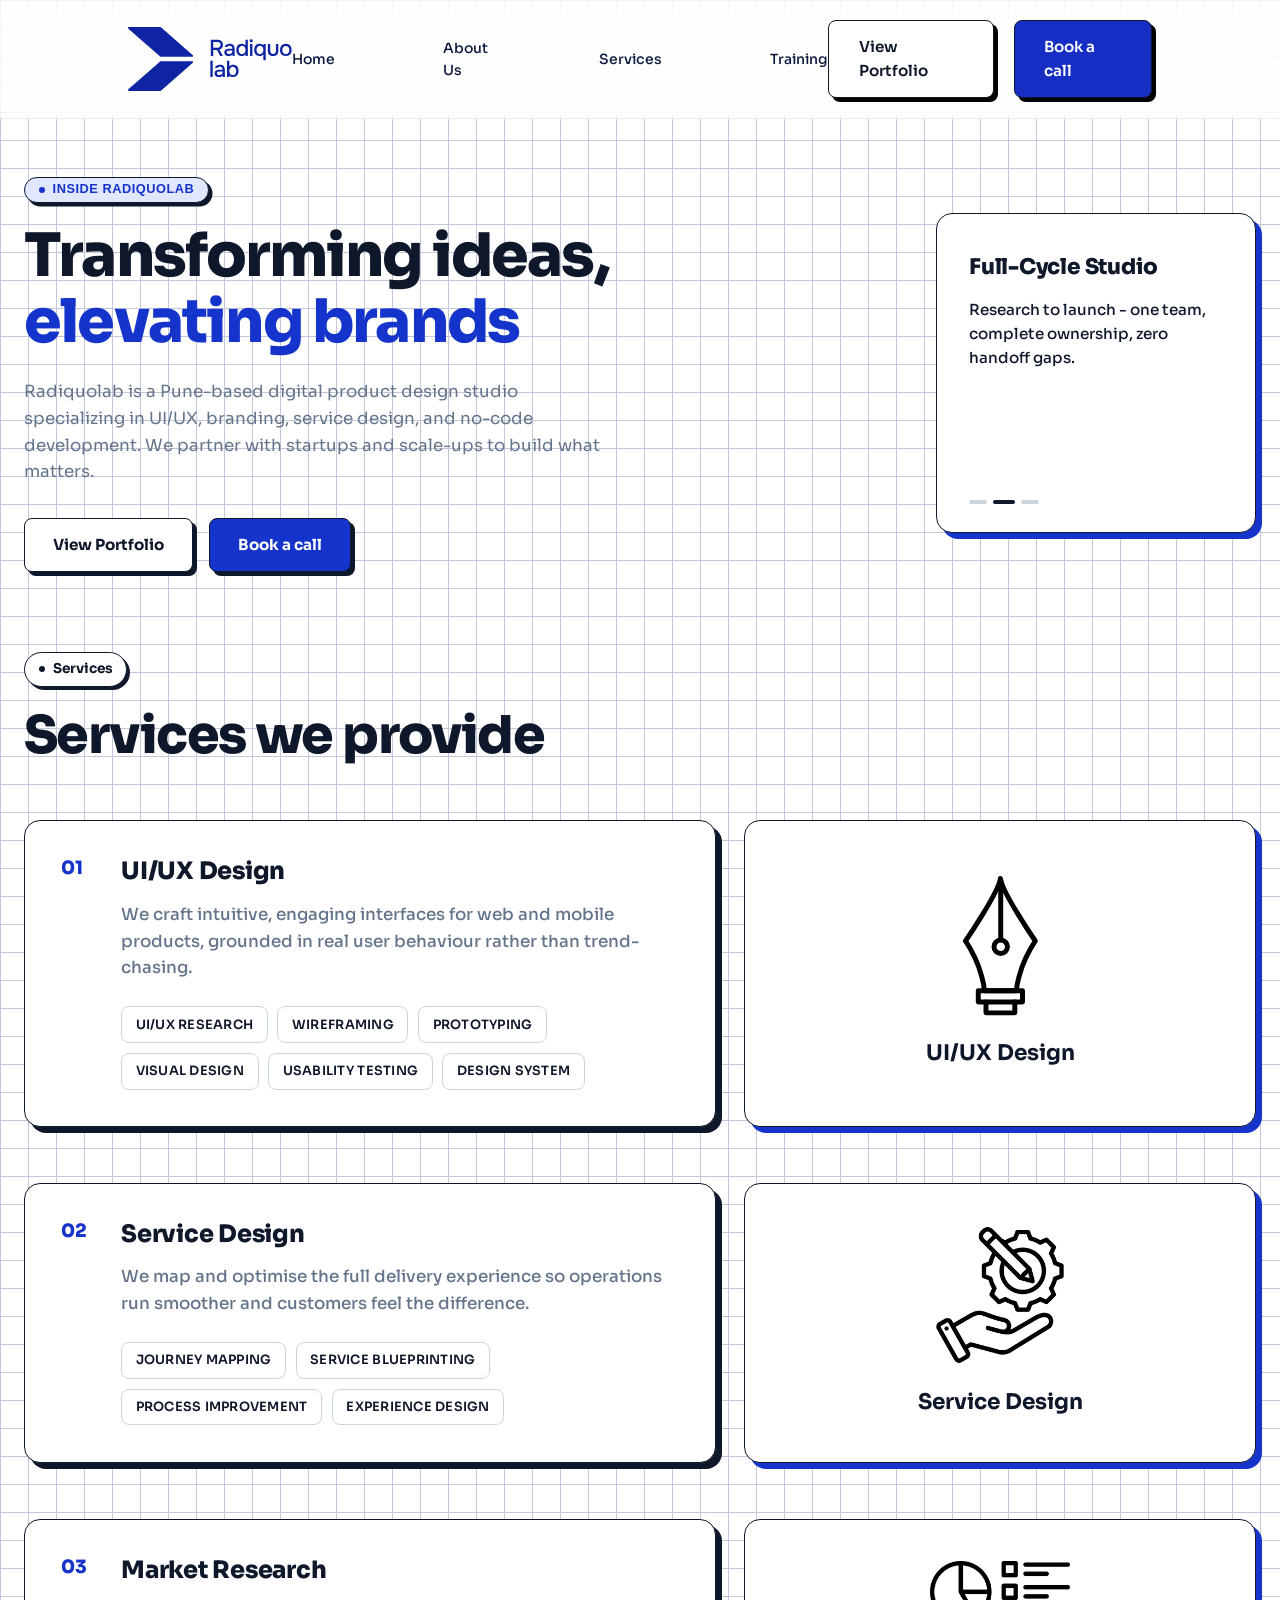
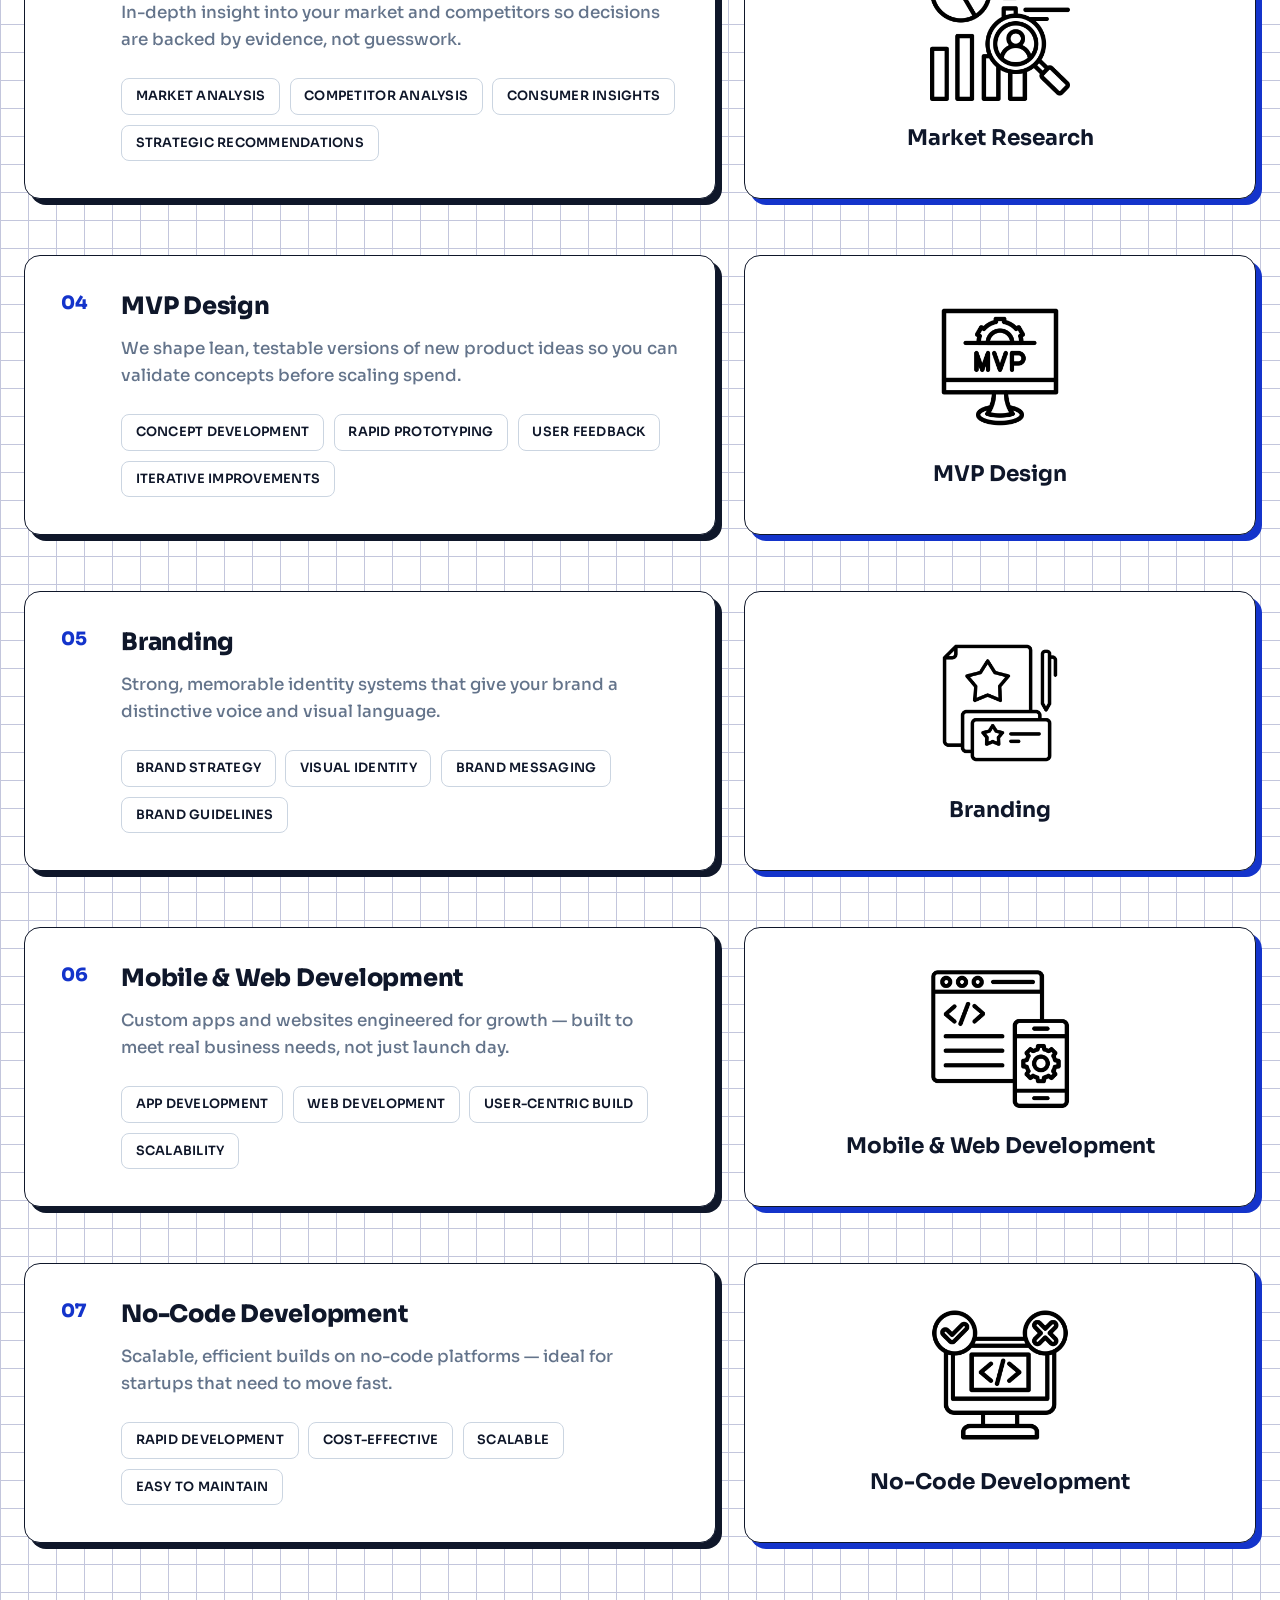
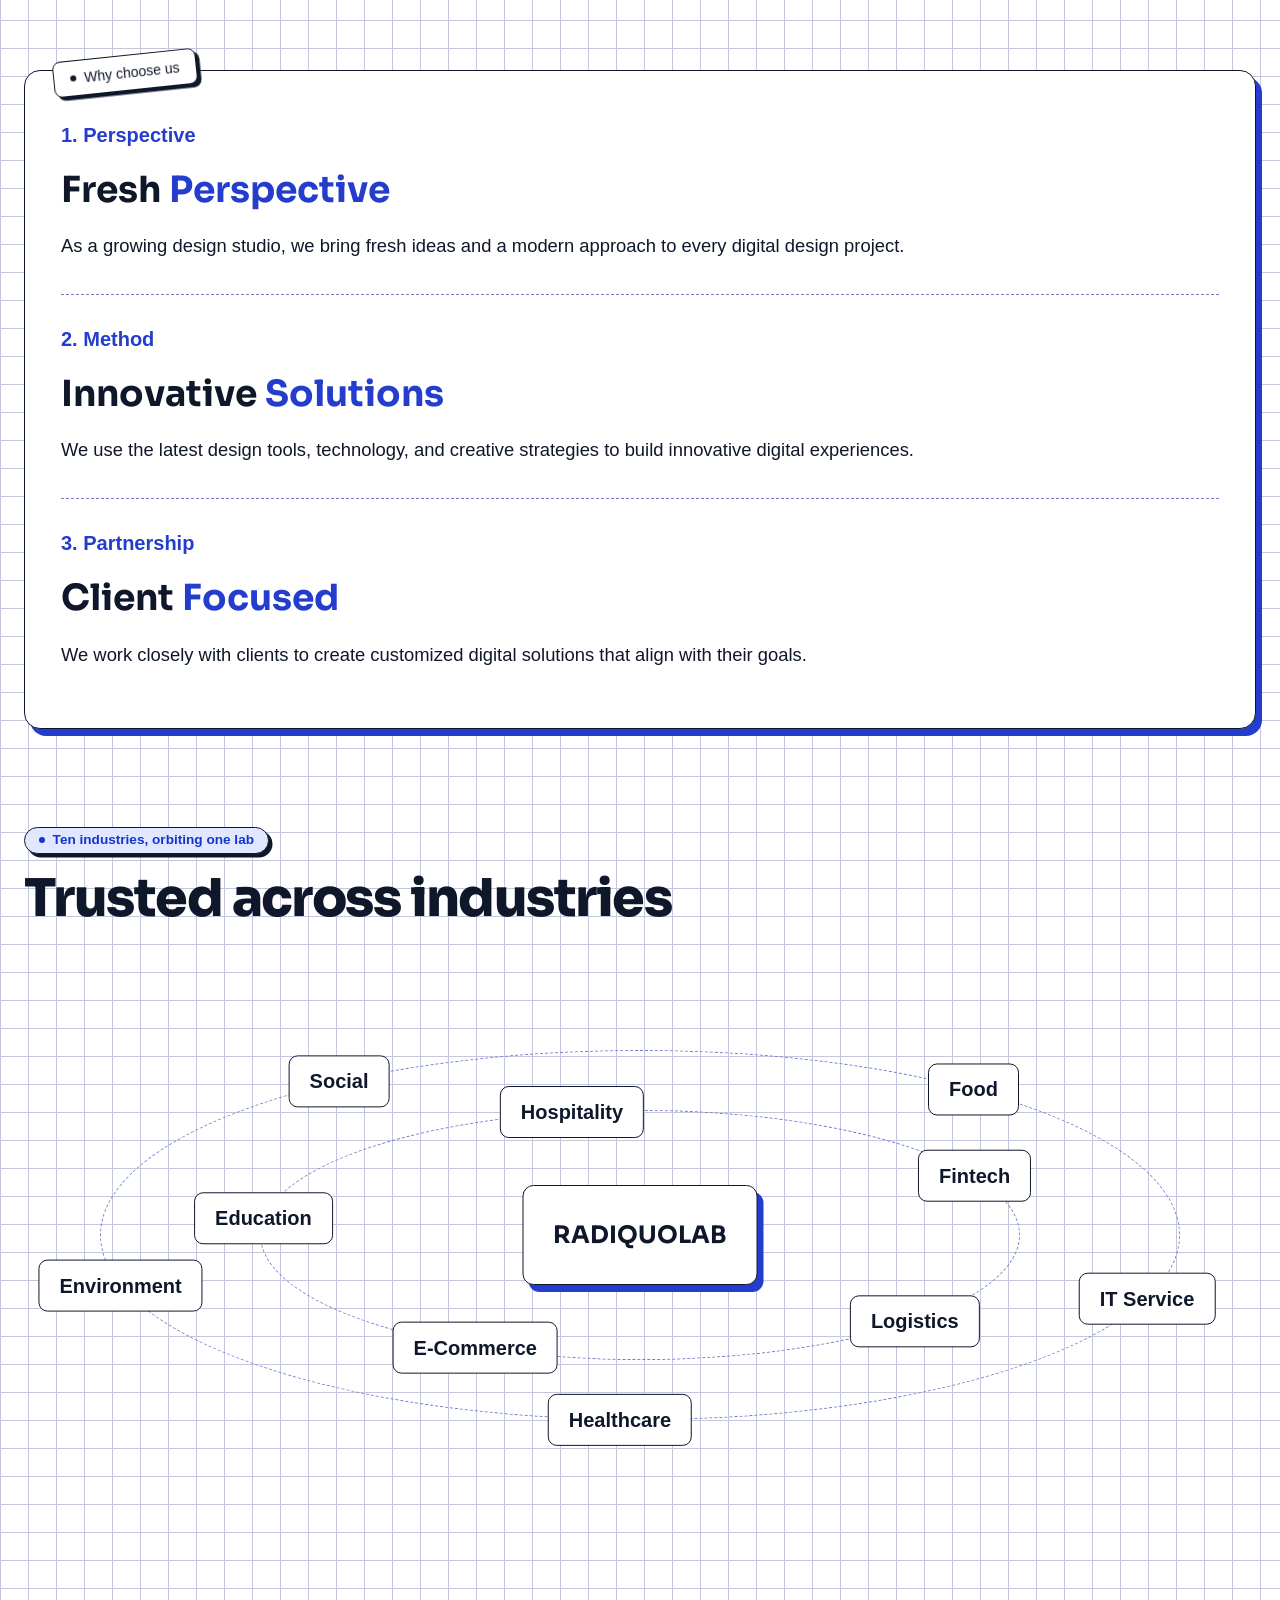
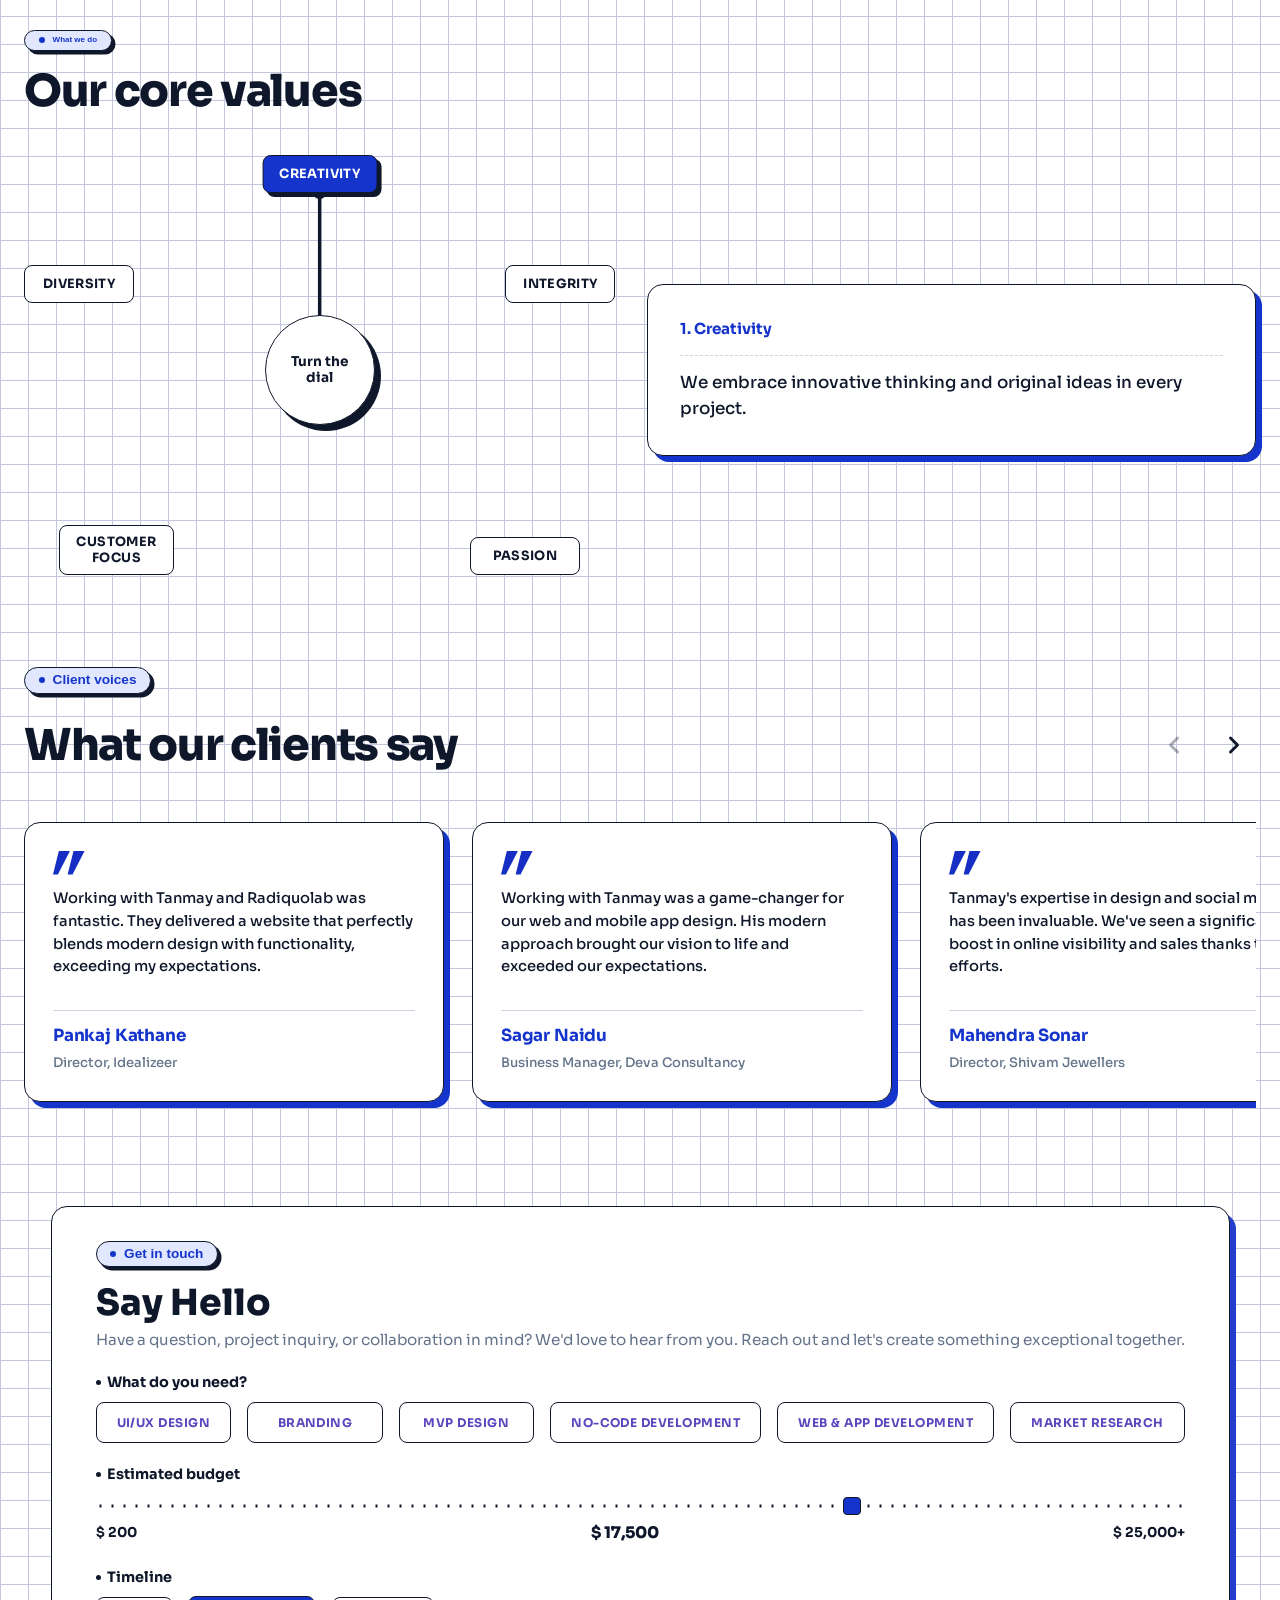
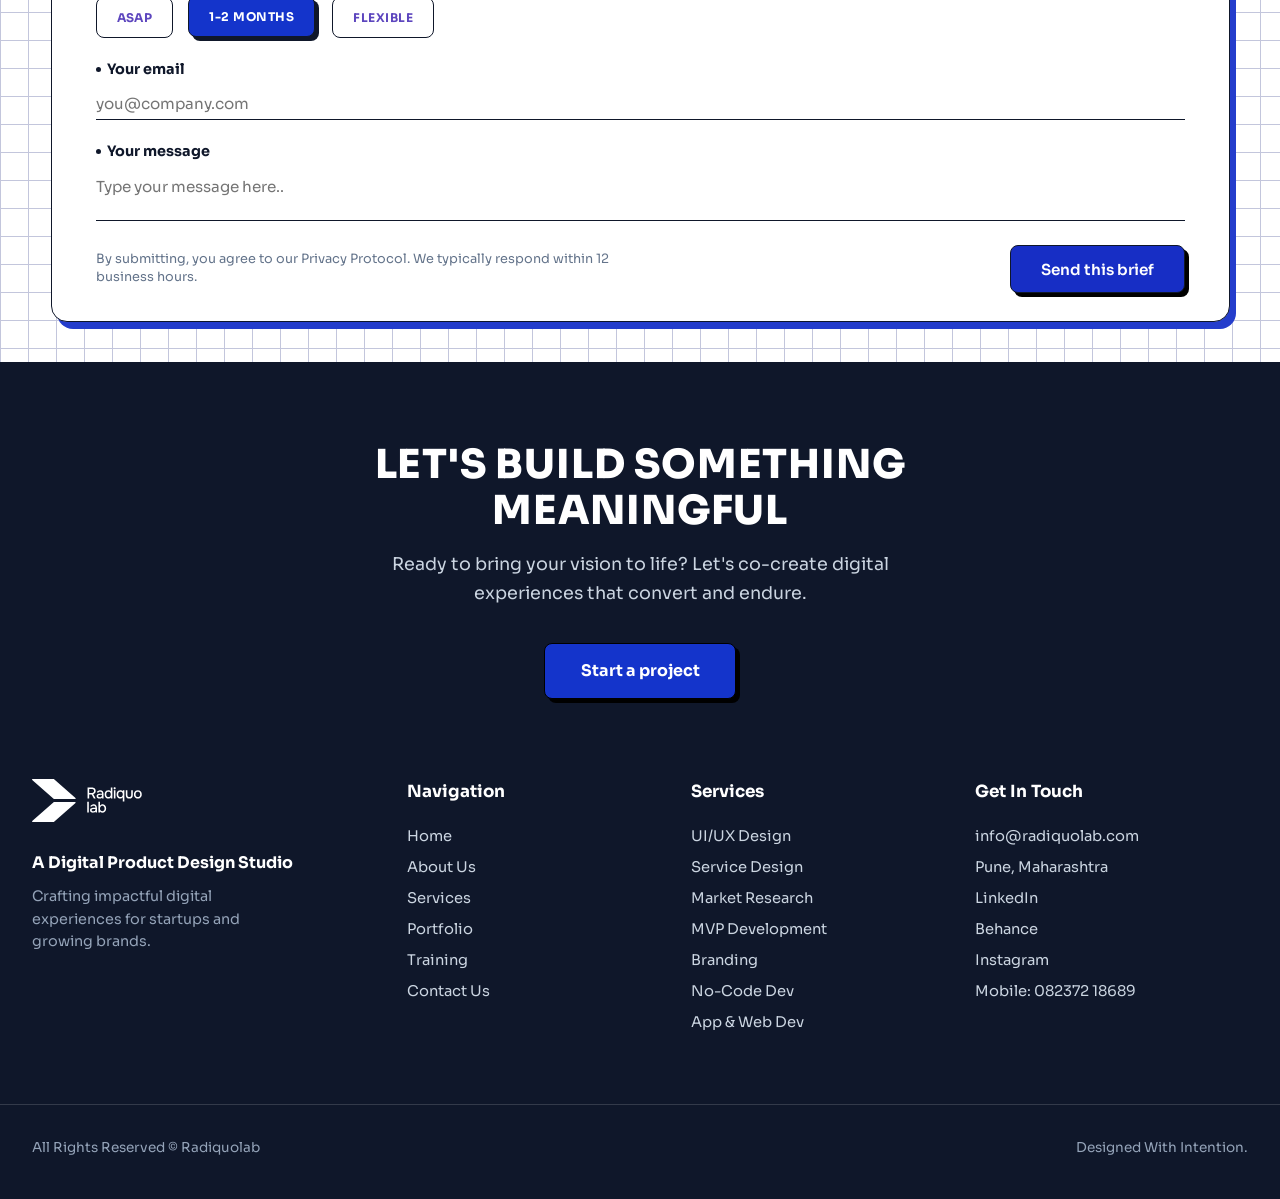
<file: templates/services-page.html>
<!doctype html>
<html lang="en">
  <head>
    <meta charset="UTF-8" />
    <meta name="viewport" content="width=device-width, initial-scale=1.0" />
    <title>Services</title>
    <link rel="stylesheet" href="/css/pages/services-page.css" />

    <link rel="icon" type="image/x-icon" href="/assets/icons/logo.svg" />

    <!-- Deferred Scripts -->
    <script src="/js/global/hero.js" defer></script>
    <script src="/js/global/services.js" defer></script>
    <script src="/js/global/testimonial.js" defer></script>
    <script src="/js/global/faq.js" defer></script>
    <script src="/js/global/form.js" defer></script>
    <script src="/js/global/industries.js" defer></script>
    <script src="/js/pages/about-page.js" defer></script>
    <script src="/js/global/core-value.js" defer></script>
    <script src="/js/global/include.js" defer></script>
  </head>
  <body>

    <!-- Navigation Header -->
    <div data-include="/templates/components/navbar.html"></div>

    <section class="about-hero-section" id="aboutHero">
      <div class="about-hero-container">
        <!-- Left Column: Intro & Actions -->
        <div class="about-hero-left">
          <div class="hero-pill-badge pill-badge">
            <span class="dot"></span>
            <span>INSIDE RADIQUOLAB</span>
          </div>

          <h1 class="about-hero-title">
            Transforming ideas,<br />
            <span class="text-blue">elevating brands</span>
          </h1>

          <p class="about-hero-description">
            Radiquolab is a Pune-based digital product design studio
            specializing in UI/UX, branding, service design, and no-code
            development. We partner with startups and scale-ups to build what
            matters.
          </p>

          <div class="about-hero-actions">
            <a href="#case-studies" class="btn btn-outline">View Portfolio</a>
            <a href="/templates/contact-us-page.html" class="btn btn-solid">Book a call</a>
          </div>
        </div>

        <!-- Right Column: Interactive Rotating Feature Card -->
        <div class="about-hero-right">
          <div class="about-feature-card" id="aboutFeatureCard">
            <div class="card-content-area" id="aboutFeatureContent">
              <h3 class="feature-card-title">Strategy-First</h3>
              <p class="feature-card-text">
                Design for outcomes, not aesthetics. Every decision backed by
                data.
              </p>
            </div>

            <!-- Dash Progress Indicators -->
            <div class="feature-dash-indicators" id="featureDashes">
              <span class="dash-bar active" data-index="0"></span>
              <span class="dash-bar" data-index="1"></span>
              <span class="dash-bar" data-index="2"></span>
            </div>
          </div>
        </div>
      </div>
    </section>

    <section class="services-section">
      <div class="services-label">
        <span></span>
        Services
      </div>

      <h2>Services we provide</h2>

      <!-- 01 -->
      <div class="service-item">
        <div class="service-info">
          <div class="service-number">01</div>

          <div class="service-text">
            <h3>UI/UX Design</h3>

            <p>
              We craft intuitive, engaging interfaces for web and mobile
              products, grounded in real user behaviour rather than
              trend-chasing.
            </p>

            <div class="service-tags">
              <span>UI/UX RESEARCH</span>
              <span>WIREFRAMING</span>
              <span>PROTOTYPING</span>
              <span>VISUAL DESIGN</span>
              <span>USABILITY TESTING</span>
              <span>DESIGN SYSTEM</span>
            </div>
          </div>
        </div>

        <div class="service-image">
          <img src="../assets/icons/penicon.svg" alt="UI/UX Design" />
          <h3>UI/UX Design</h3>
        </div>
      </div>

      <!-- 02 -->
      <div class="service-item">
        <div class="service-info">
          <div class="service-number">02</div>

          <div class="service-text">
            <h3>Service Design</h3>

            <p>
              We map and optimise the full delivery experience so operations run
              smoother and customers feel the difference.
            </p>

            <div class="service-tags">
              <span>JOURNEY MAPPING</span>
              <span>SERVICE BLUEPRINTING</span>
              <span>PROCESS IMPROVEMENT</span>
              <span>EXPERIENCE DESIGN</span>
            </div>
          </div>
        </div>

        <div class="service-image">
          <img src="../assets/icons/handgear.svg" alt="Service Design" />
          <h3>Service Design</h3>
        </div>
      </div>

      <!-- 03 -->
      <div class="service-item">
        <div class="service-info">
          <div class="service-number">03</div>

          <div class="service-text">
            <h3>Market Research</h3>

            <p>
              In-depth insight into your market and competitors so decisions are
              backed by evidence, not guesswork.
            </p>

            <div class="service-tags">
              <span>MARKET ANALYSIS</span>
              <span>COMPETITOR ANALYSIS</span>
              <span>CONSUMER INSIGHTS</span>
              <span>STRATEGIC RECOMMENDATIONS</span>
            </div>
          </div>
        </div>

        <div class="service-image">
          <img src="../assets/icons/marketresearch.svg" alt="Market Research" />
          <h3>Market Research</h3>
        </div>
      </div>

      <!-- 04 -->
      <div class="service-item">
        <div class="service-info">
          <div class="service-number">04</div>

          <div class="service-text">
            <h3>MVP Design</h3>

            <p>
              We shape lean, testable versions of new product ideas so you can
              validate concepts before scaling spend.
            </p>

            <div class="service-tags">
              <span>CONCEPT DEVELOPMENT</span>
              <span>RAPID PROTOTYPING</span>
              <span>USER FEEDBACK</span>
              <span>ITERATIVE IMPROVEMENTS</span>
            </div>
          </div>
        </div>

        <div class="service-image">
          <img src="../assets/icons/mvpicon.svg" alt="MVP Design" />
          <h3>MVP Design</h3>
        </div>
      </div>

      <!-- 05 -->
      <div class="service-item">
        <div class="service-info">
          <div class="service-number">05</div>

          <div class="service-text">
            <h3>Branding</h3>

            <p>
              Strong, memorable identity systems that give your brand a
              distinctive voice and visual language.
            </p>

            <div class="service-tags">
              <span>BRAND STRATEGY</span>
              <span>VISUAL IDENTITY</span>
              <span>BRAND MESSAGING</span>
              <span>BRAND GUIDELINES</span>
            </div>
          </div>
        </div>

        <div class="service-image">
          <img src="../assets/icons/branding.svg" alt="Branding" />
          <h3>Branding</h3>
        </div>
      </div>

      <!-- 06 -->
      <div class="service-item">
        <div class="service-info">
          <div class="service-number">06</div>

          <div class="service-text">
            <h3>Mobile &amp; Web Development</h3>

            <p>
              Custom apps and websites engineered for growth — built to meet
              real business needs, not just launch day.
            </p>

            <div class="service-tags">
              <span>APP DEVELOPMENT</span>
              <span>WEB DEVELOPMENT</span>
              <span>USER-CENTRIC BUILD</span>
              <span>SCALABILITY</span>
            </div>
          </div>
        </div>

        <div class="service-image">
          <img
            src="../assets/icons/mobwebdevicon.svg"
            alt="Mobile and Web Development"
          />
          <h3>Mobile &amp; Web Development</h3>
        </div>
      </div>

      <!-- 07 -->
      <div class="service-item">
        <div class="service-info">
          <div class="service-number">07</div>

          <div class="service-text">
            <h3>No-Code Development</h3>

            <p>
              Scalable, efficient builds on no-code platforms — ideal for
              startups that need to move fast.
            </p>

            <div class="service-tags">
              <span>RAPID DEVELOPMENT</span>
              <span>COST-EFFECTIVE</span>
              <span>SCALABLE</span>
              <span>EASY TO MAINTAIN</span>
            </div>
          </div>
        </div>

        <div class="service-image">
          <img src="../assets/icons/nocodeicon.svg" alt="No-Code Development" />
          <h3>No-Code Development</h3>
        </div>
      </div>
    </section>

    <!-- Why Us Section -->
    <div data-include="/templates/components/why-us.html"></div>

    <!-- Industries Orbit Section -->
    <div data-include="/templates/components/industries.html"></div>

    <!-- ================= CORE VALUES SECTION ================= -->
    <div data-include="/templates/components/core-value.html"></div>

    <!-- Testimonials Section -->
    <div data-include="/templates/components/testimonial.html"></div>

    <!-- Contact Form Section -->
    <div data-include="/templates/components/contact-form.html"></div>

    <!-- Footer -->
    <div data-include="/templates/components/footer.html"></div>
  </body>
</html>
</file>
<file: css/pages/landing.css>
@import url(/css/global/base.css);
@import url(/css/global/navbar.css);
@import url(/css/global/hero.css);
@import url(/css/global/establish.css);
@import url(/css/global/agency.css);
@import url(/css/global/whyus.css);
@import url(/css/global/industries.css);
@import url(/css/global/services.css);
@import url(/css/global/casestudy.css);
@import url(/css/global/testimonial.css);
@import url(/css/global/faq.css);
@import url(/css/global/form.css);
@import url(/css/global/footer.css);
</file>
<file: css/pages/about-page.css>
@import url(../global/base.css);
@import url(../global/navbar.css);
@import url(../global/establish.css);
@import url(../global/agency.css);
@import url(../global/whyus.css);
@import url(../global/industries.css);
@import url(../global/services.css);
@import url(../global/design-process.css);
@import url(../global/core-value.css);
@import url(../global/testimonial.css);
@import url(../global/faq.css);
@import url(../global/form.css);
@import url(../global/footer.css);


/* ================= ABOUT HERO LAYOUT ================= */
.about-hero-section {
  width: 100%;
  max-width: 1320px;
  margin: 3.5rem auto 4rem auto;
  padding: 0 1.5rem;
  box-sizing: border-box;
}

.about-hero-container {
  display: grid;
  grid-template-columns: 1.35fr 0.85fr;
  gap: 3.5rem;
  align-items: center;
}

/* Badge */
.hero-pill-badge {
  display: inline-flex;
  align-items: center;
  gap: 0.5rem;
  padding: 0.35rem 0.85rem;
  border-radius: 9999px;
  background-color: #e0e7ff;
  color: var(--primary-blue, #1434cb);
  font-weight: 700;
  font-size: 0.8rem;
  letter-spacing: 0.04em;
  margin-bottom: 1.25rem;
}

.hero-pill-badge .dot {
  width: 6px;
  height: 6px;
  border-radius: 50%;
  background-color: var(--primary-blue, #1434cb);
}

/* Headings & Text */
.about-hero-title {
  font-size: 3.75rem;
  font-weight: 800;
  line-height: 1.1;
  letter-spacing: -0.03em;
  color: var(--dark-navy, #080f3d);
  margin: 0 0 1.5rem 0;
}

.about-hero-title .text-blue {
  color: var(--primary-blue, #1434cb);
}

.about-hero-description {
  font-size: 1.05rem;
  line-height: 1.6;
  color: var(--text-muted, #64748b);
  max-width: 580px;
  margin: 0 0 2rem 0;
}

/* CTA Buttons */
.about-hero-actions {
  display: flex;
  align-items: center;
  gap: 1rem;
}

.about-hero-actions .btn {
  font-family: inherit;
  font-size: 0.95rem;
  font-weight: 700;
  padding: 0.85rem 1.75rem;
  border-radius: var(--radius-md, 8px);
  text-decoration: none;
  cursor: pointer;
  transition: transform 0.15s ease, box-shadow 0.15s ease;
  display: inline-flex;
  align-items: center;
  justify-content: center;
}

.about-hero-actions .btn-outline {
  background: var(--bg-white, #ffffff);
  border: 1.5px solid var(--border-dark, #080f3d);
  color: var(--dark-navy, #080f3d);
  box-shadow: 4px 4px 0 var(--border-dark, #080f3d);
}

.about-hero-actions .btn-solid {
  background: var(--primary-blue, #1434cb);
  border: 1.5px solid var(--border-dark, #080f3d);
  color: var(--bg-white, #ffffff);
  box-shadow: 4px 4px 0 var(--border-dark, #080f3d);
}

.about-hero-actions .btn:hover {
  transform: translate(-1px, -1px);
  box-shadow: 5px 5px 0 var(--border-dark, #080f3d);
}

/* ================= RIGHT FEATURE CARD (SQUARE) ================= */
.about-hero-right {
  display: flex;
  justify-content: flex-end;
  align-items: center;
}

.about-feature-card {
  width: 100%;
  max-width: 320px;
  aspect-ratio: 1 / 1; /* Makes the card perfectly square */
  background: var(--bg-white, #ffffff);
  border: 1.5px solid var(--border-dark, #080f3d);
  border-radius: var(--radius-xl, 16px);
  box-shadow: 6px 6px 0 var(--primary-blue, #1434cb);
  padding: 2.25rem 2rem 1.75rem 2rem;
  display: flex;
  flex-direction: column;
  justify-content: space-between;
  box-sizing: border-box;
  cursor: pointer;
  user-select: none;
  transition: transform 0.2s ease, box-shadow 0.2s ease;
}

.about-feature-card:hover {
  transform: translateY(-2px);
}

.card-content-area {
  display: flex;
  flex-direction: column;
  justify-content: flex-start;
}

.feature-card-title {
  font-size: 1.35rem;
  font-weight: 800;
  color: var(--dark-navy, #080f3d);
  margin: 0 0 0.85rem 0;
  letter-spacing: -0.01em;
}

.feature-card-text {
  font-size: 0.95rem;
  line-height: 1.55;
  color: var(--dark-navy, #080f3d);
  margin: 0;
  font-weight: 500;
}

/* Dash Indicators */
.feature-dash-indicators {
  display: flex;
  align-items: center;
  gap: 6px;
  margin-top: auto;
}

.dash-bar {
  width: 18px;
  height: 4px;
  border-radius: 2px;
  background-color: #cbd5e1;
  transition: background-color 0.25s ease, width 0.25s ease;
}

.dash-bar.active {
  background-color: var(--dark-navy, #080f3d);
  width: 22px;
}

/* ================= RESPONSIVE ================= */
@media (max-width: 992px) {
  .about-hero-container {
    grid-template-columns: 1fr;
    gap: 2.5rem;
  }

  .about-hero-title {
    font-size: 2.75rem;
  }

  .about-hero-right {
    justify-content: flex-start;
  }

  .about-feature-card {
    max-width: 280px;
  }
}

@media (max-width: 640px) {
  .about-hero-title {
    font-size: 2.25rem;
  }

  .about-hero-actions {
    flex-direction: column;
    align-items: stretch;
  }

  .about-feature-card {
    max-width: 100%;
    aspect-ratio: auto;
    min-height: 200px;
  }
}
</file>
<file: css/pages/services-page.css>
@import url(../global/base.css);
@import url(../global/navbar.css);
@import url(../global/establish.css);
@import url(../global/agency.css);
@import url(../global/whyus.css);
@import url(../global/industries.css);
@import url(../global/services.css);
@import url(../global/design-process.css);
@import url(../global/core-value.css);
@import url(../global/testimonial.css);
@import url(../global/faq.css);
@import url(../global/form.css);
@import url(../global/footer.css);


/* ================= ABOUT HERO LAYOUT ================= */
.about-hero-section {
  width: 100%;
  max-width: 1320px;
  margin: 3.5rem auto 4rem auto;
  padding: 0 1.5rem;
  box-sizing: border-box;
}

.about-hero-container {
  display: grid;
  grid-template-columns: 1.35fr 0.85fr;
  gap: 3.5rem;
  align-items: center;
}

/* Badge */
.hero-pill-badge {
  display: inline-flex;
  align-items: center;
  gap: 0.5rem;
  padding: 0.35rem 0.85rem;
  border-radius: 9999px;
  background-color: #e0e7ff;
  color: var(--primary-blue, #1434cb);
  font-weight: 700;
  font-size: 0.8rem;
  letter-spacing: 0.04em;
  margin-bottom: 1.25rem;
}

.hero-pill-badge .dot {
  width: 6px;
  height: 6px;
  border-radius: 50%;
  background-color: var(--primary-blue, #1434cb);
}

/* Headings & Text */
.about-hero-title {
  font-size: 3.75rem;
  font-weight: 800;
  line-height: 1.1;
  letter-spacing: -0.03em;
  color: var(--dark-navy, #080f3d);
  margin: 0 0 1.5rem 0;
}

.about-hero-title .text-blue {
  color: var(--primary-blue, #1434cb);
}

.about-hero-description {
  font-size: 1.05rem;
  line-height: 1.6;
  color: var(--text-muted, #64748b);
  max-width: 580px;
  margin: 0 0 2rem 0;
}

/* CTA Buttons */
.about-hero-actions {
  display: flex;
  align-items: center;
  gap: 1rem;
}

.about-hero-actions .btn {
  font-family: inherit;
  font-size: 0.95rem;
  font-weight: 700;
  padding: 0.85rem 1.75rem;
  border-radius: var(--radius-md, 8px);
  text-decoration: none;
  cursor: pointer;
  transition: transform 0.15s ease, box-shadow 0.15s ease;
  display: inline-flex;
  align-items: center;
  justify-content: center;
}

.about-hero-actions .btn-outline {
  background: var(--bg-white, #ffffff);
  border: 1.5px solid var(--border-dark, #080f3d);
  color: var(--dark-navy, #080f3d);
  box-shadow: 4px 4px 0 var(--border-dark, #080f3d);
}

.about-hero-actions .btn-solid {
  background: var(--primary-blue, #1434cb);
  border: 1.5px solid var(--border-dark, #080f3d);
  color: var(--bg-white, #ffffff);
  box-shadow: 4px 4px 0 var(--border-dark, #080f3d);
}

.about-hero-actions .btn:hover {
  transform: translate(-1px, -1px);
  box-shadow: 5px 5px 0 var(--border-dark, #080f3d);
}

/* ================= RIGHT FEATURE CARD (SQUARE) ================= */
.about-hero-right {
  display: flex;
  justify-content: flex-end;
  align-items: center;
}

.about-feature-card {
  width: 100%;
  max-width: 320px;
  aspect-ratio: 1 / 1; /* Makes the card perfectly square */
  background: var(--bg-white, #ffffff);
  border: 1.5px solid var(--border-dark, #080f3d);
  border-radius: var(--radius-xl, 16px);
  box-shadow: 6px 6px 0 var(--primary-blue, #1434cb);
  padding: 2.25rem 2rem 1.75rem 2rem;
  display: flex;
  flex-direction: column;
  justify-content: space-between;
  box-sizing: border-box;
  cursor: pointer;
  user-select: none;
  transition: transform 0.2s ease, box-shadow 0.2s ease;
}

.about-feature-card:hover {
  transform: translateY(-2px);
}

.card-content-area {
  display: flex;
  flex-direction: column;
  justify-content: flex-start;
}

.feature-card-title {
  font-size: 1.35rem;
  font-weight: 800;
  color: var(--dark-navy, #080f3d);
  margin: 0 0 0.85rem 0;
  letter-spacing: -0.01em;
}

.feature-card-text {
  font-size: 0.95rem;
  line-height: 1.55;
  color: var(--dark-navy, #080f3d);
  margin: 0;
  font-weight: 500;
}

/* Dash Indicators */
.feature-dash-indicators {
  display: flex;
  align-items: center;
  gap: 6px;
  margin-top: auto;
}

.dash-bar {
  width: 18px;
  height: 4px;
  border-radius: 2px;
  background-color: #cbd5e1;
  transition: background-color 0.25s ease, width 0.25s ease;
}

.dash-bar.active {
  background-color: var(--dark-navy, #080f3d);
  width: 22px;
}

/* ================= RESPONSIVE ================= */
@media (max-width: 992px) {
  .about-hero-container {
    grid-template-columns: 1fr;
    gap: 2.5rem;
  }

  .about-hero-title {
    font-size: 2.75rem;
  }

  .about-hero-right {
    justify-content: flex-start;
  }

  .about-feature-card {
    max-width: 280px;
  }
}

@media (max-width: 640px) {
  .about-hero-title {
    font-size: 2.25rem;
  }

  .about-hero-actions {
    flex-direction: column;
    align-items: stretch;
  }

  .about-feature-card {
    max-width: 100%;
    aspect-ratio: auto;
    min-height: 200px;
  }
}

/* =========================================
   SERVICES SECTION
========================================= */
.services-section {
  width: 100%;
  max-width: 1320px;
  margin: 5rem auto;
  padding: 0 1.5rem;
  box-sizing: border-box;
  color: var(--dark-navy, #080f3d);
}

/* Badge (Pill) */
.services-label {
  display: inline-flex;
  align-items: center;
  gap: 0.5rem;
  padding: 0.35rem 0.85rem;
  background: var(--bg-white, #ffffff);
  border: 1.5px solid var(--border-dark, #080f3d);
  border-radius: 9999px;
  box-shadow: 3px 3px 0 var(--border-dark, #080f3d);
  color: var(--dark-navy, #080f3d);
  font-size: 0.85rem;
  font-weight: 700;
  margin-bottom: 1.25rem;
}

.services-label span {
  width: 6px;
  height: 6px;
  border-radius: 50%;
  background-color: var(--dark-navy, #080f3d);
  display: inline-block;
}

.services-section > h2 {
  font-size: 3.25rem;
  font-weight: 800;
  letter-spacing: -0.03em;
  color: var(--dark-navy, #080f3d);
  margin: 0 0 3.5rem 0;
  line-height: 1.1;
}

/* =========================================
   SERVICE ROW ITEM (2-Column Grid)
========================================= */
.service-item {
  display: grid;
  grid-template-columns: 1.15fr 0.85fr;
  gap: 1.75rem;
  margin-bottom: 3.5rem;
  align-items: stretch;
}

.service-item:last-child {
  margin-bottom: 0;
}

/* =========================================
   LEFT: DETAILS & TAGS CARD
========================================= */
.service-info {
  min-height: 280px;
  display: flex;
  align-items: flex-start;
  gap: 1.25rem;
  padding: 2.25rem;
  background: var(--bg-white, #ffffff);
  border: 1.5px solid var(--border-dark, #080f3d);
  border-radius: var(--radius-xl, 16px);
  box-shadow: 6px 6px 0 var(--border-dark, #080f3d);
  box-sizing: border-box;
}

.service-number {
  min-width: 40px;
  color: var(--primary-blue, #1434cb);
  font-size: 1.15rem;
  font-weight: 800;
  line-height: 1.2;
}

.service-text {
  flex: 1;
}

.service-text h3 {
  margin: 0 0 1rem 0;
  font-size: 1.5rem;
  font-weight: 800;
  letter-spacing: -0.01em;
  color: var(--dark-navy, #080f3d);
  line-height: 1.2;
}

.service-text p {
  margin: 0 0 1.5rem 0;
  color: var(--text-muted, #64748b);
  font-size: 1.05rem;
  line-height: 1.6;
  font-weight: 500;
}

/* Tags Pill List */
.service-tags {
  display: flex;
  flex-wrap: wrap;
  gap: 0.6rem;
}

.service-tags span {
  padding: 0.45rem 0.85rem;
  border: 1.5px solid #cbd5e1;
  border-radius: var(--radius-md, 8px);
  background: var(--bg-white, #ffffff);
  font-size: 0.8rem;
  font-weight: 600;
  color: var(--dark-navy, #080f3d);
  letter-spacing: 0.02em;
}

/* =========================================
   RIGHT: VISUAL / ICON CARD
========================================= */
.service-image {
  min-height: 280px;
  display: flex;
  flex-direction: column;
  align-items: center;
  justify-content: center;
  padding: 2.25rem;
  background: var(--bg-white, #ffffff);
  border: 1.5px solid var(--border-dark, #080f3d);
  border-radius: var(--radius-xl, 16px);
  box-shadow: 6px 6px 0 var(--primary-blue, #1434cb);
  box-sizing: border-box;
  text-align: center;
}

.service-image img {
  width: 140px;
  height: 140px;
  object-fit: contain;
  margin-bottom: 1.25rem;
}

.service-image h3 {
  margin: 0;
  font-size: 1.35rem;
  font-weight: 700;
  color: var(--dark-navy, #080f3d);
}

/* =========================================
   RESPONSIVE BREAKPOINTS
========================================= */
@media (max-width: 992px) {
  .services-section > h2 {
    font-size: 2.5rem;
    margin-bottom: 2.5rem;
  }

  .service-item {
    grid-template-columns: 1fr;
    gap: 1.5rem;
    margin-bottom: 2.5rem;
  }

  .service-info,
  .service-image {
    min-height: auto;
    padding: 1.75rem;
  }
}

@media (max-width: 640px) {
  .services-section {
    margin: 3.5rem auto;
  }

  .services-section > h2 {
    font-size: 2rem;
  }

  .service-info {
    flex-direction: column;
    gap: 0.75rem;
  }

  .service-number {
    min-width: auto;
  }

  .service-image img {
    width: 110px;
    height: 110px;
  }
}
</file>
